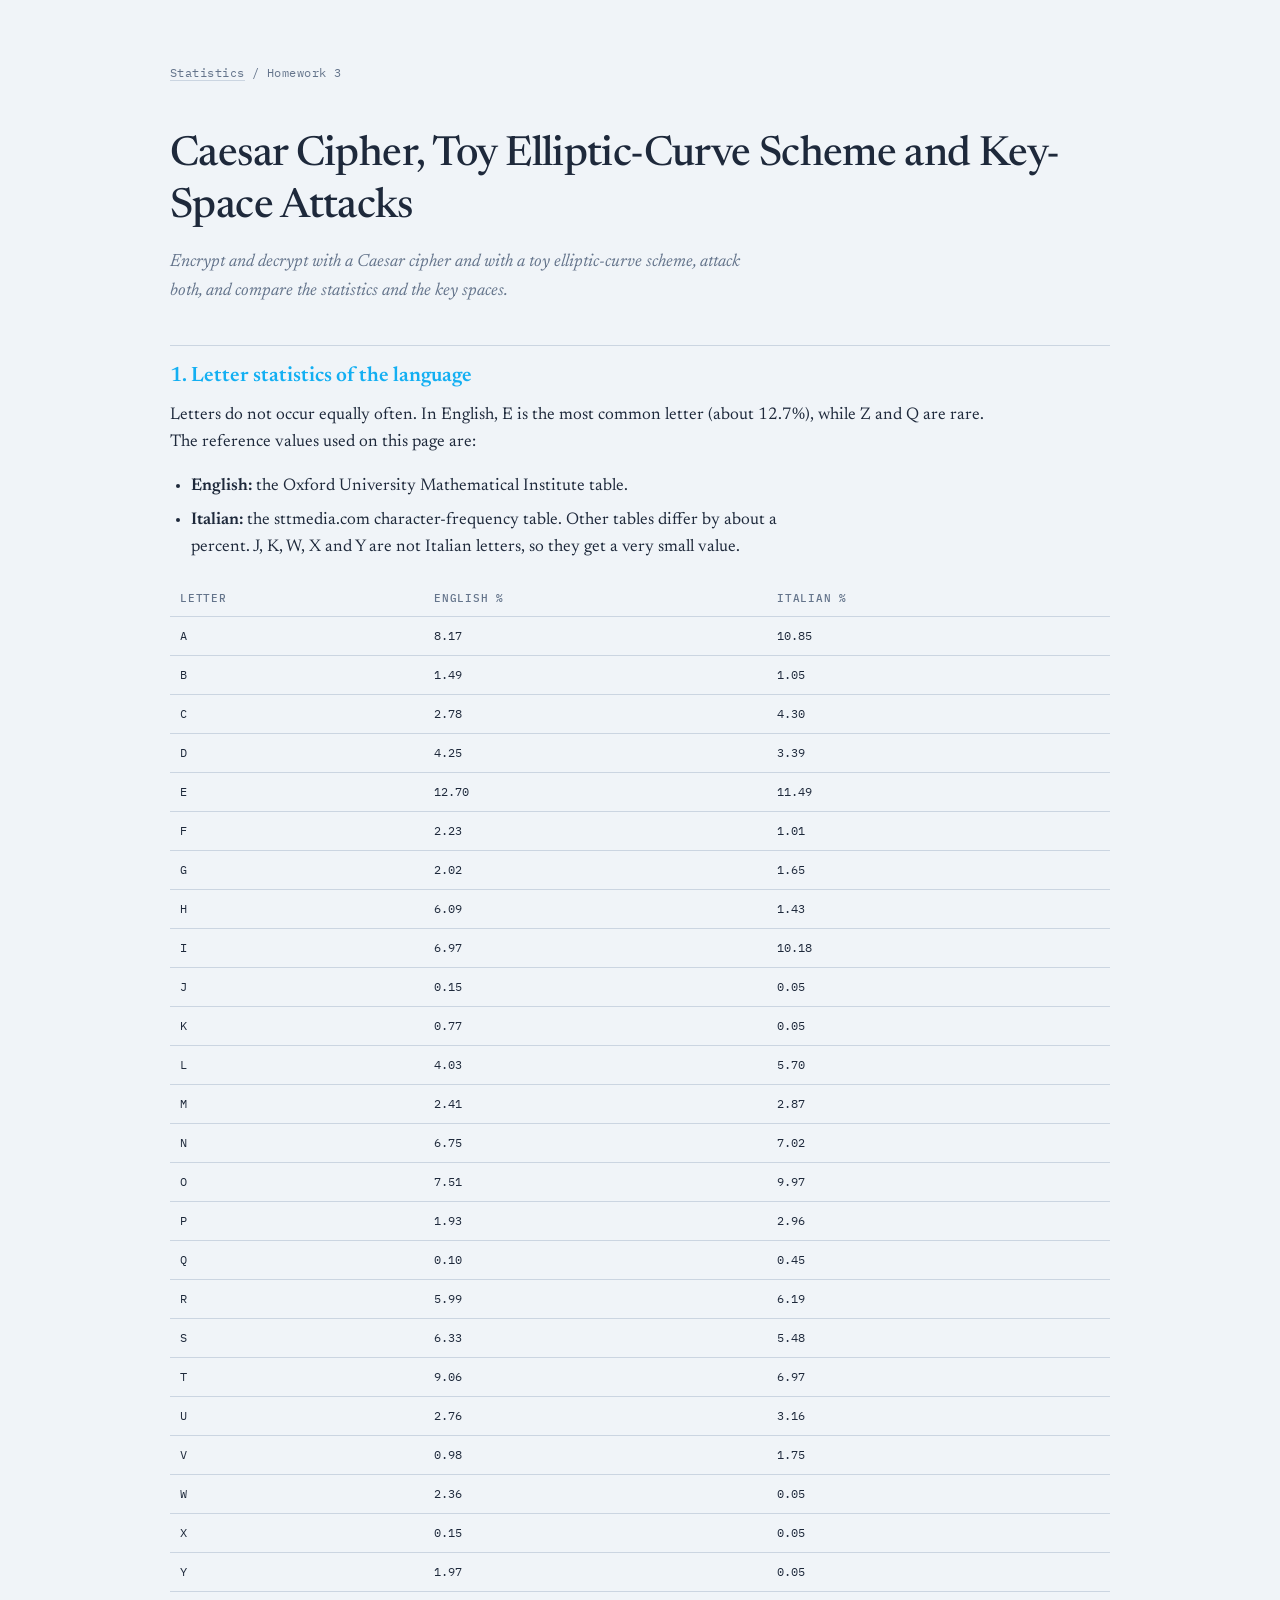
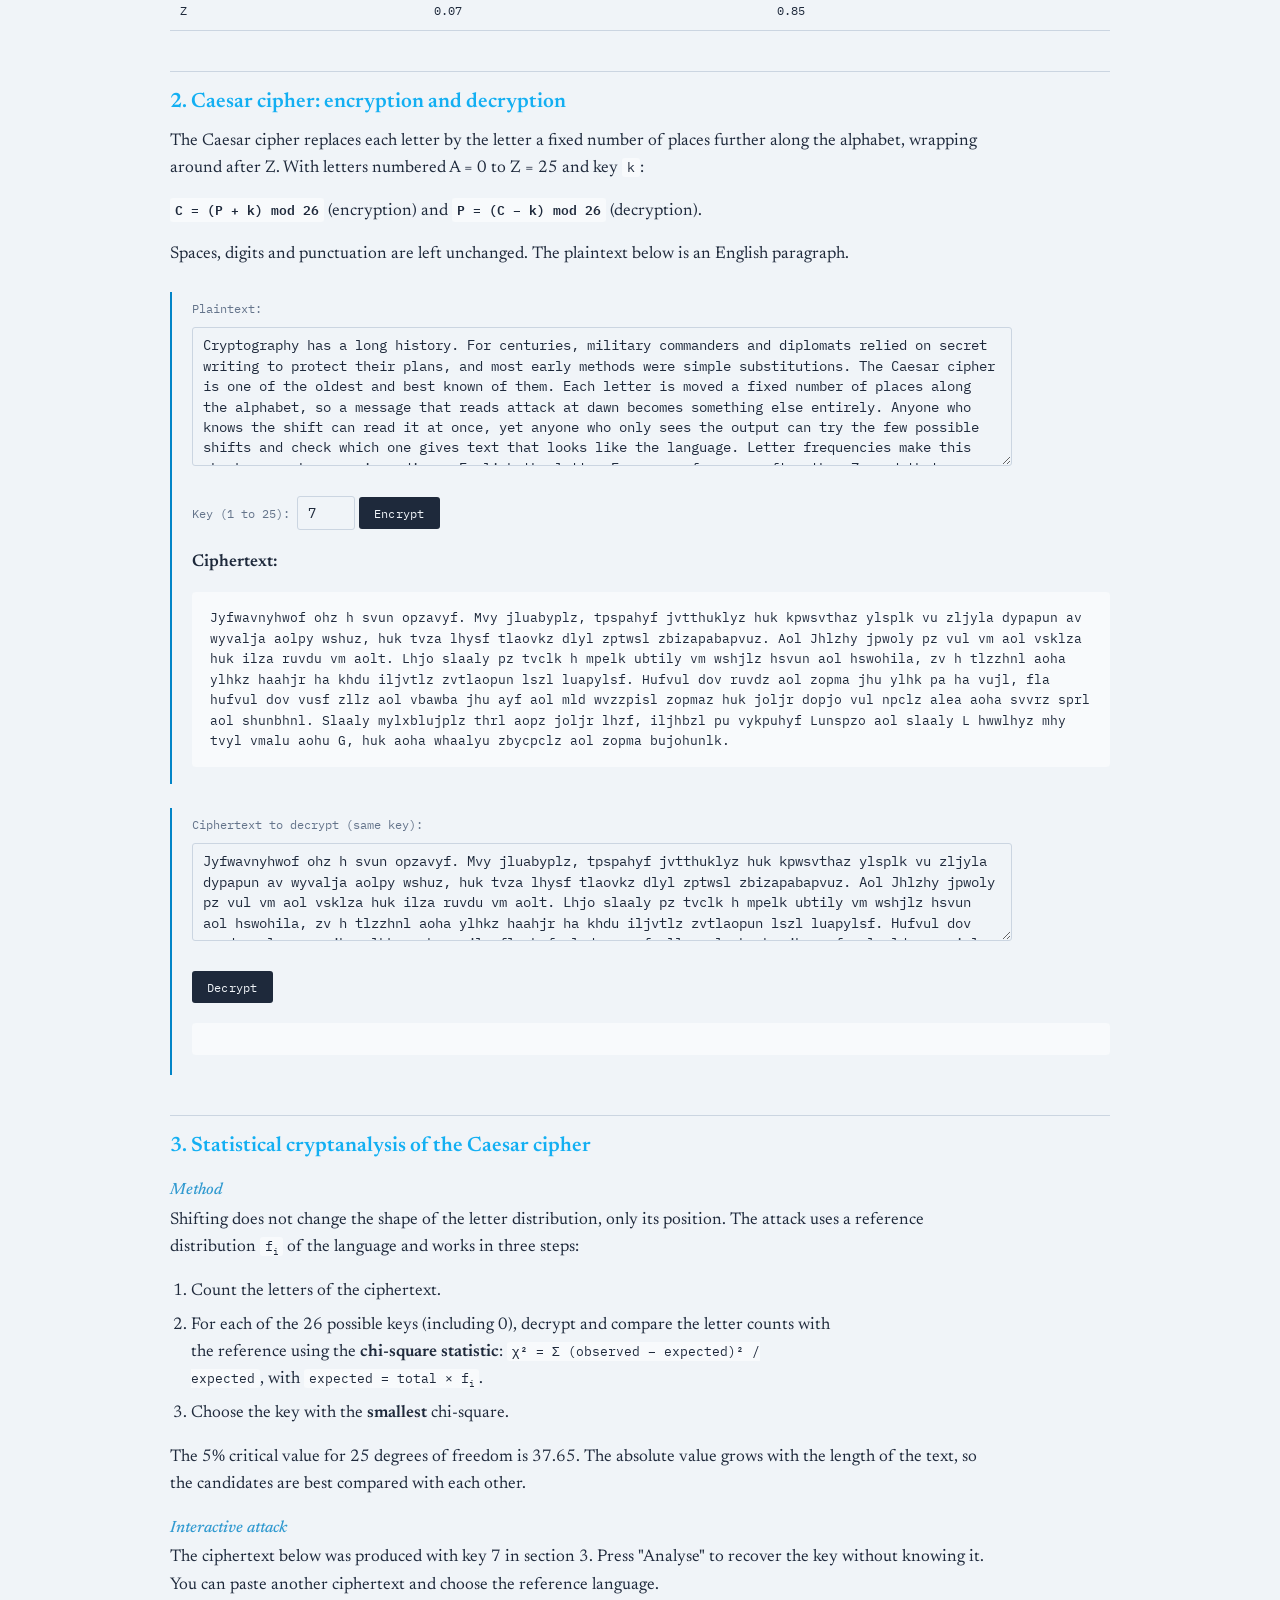
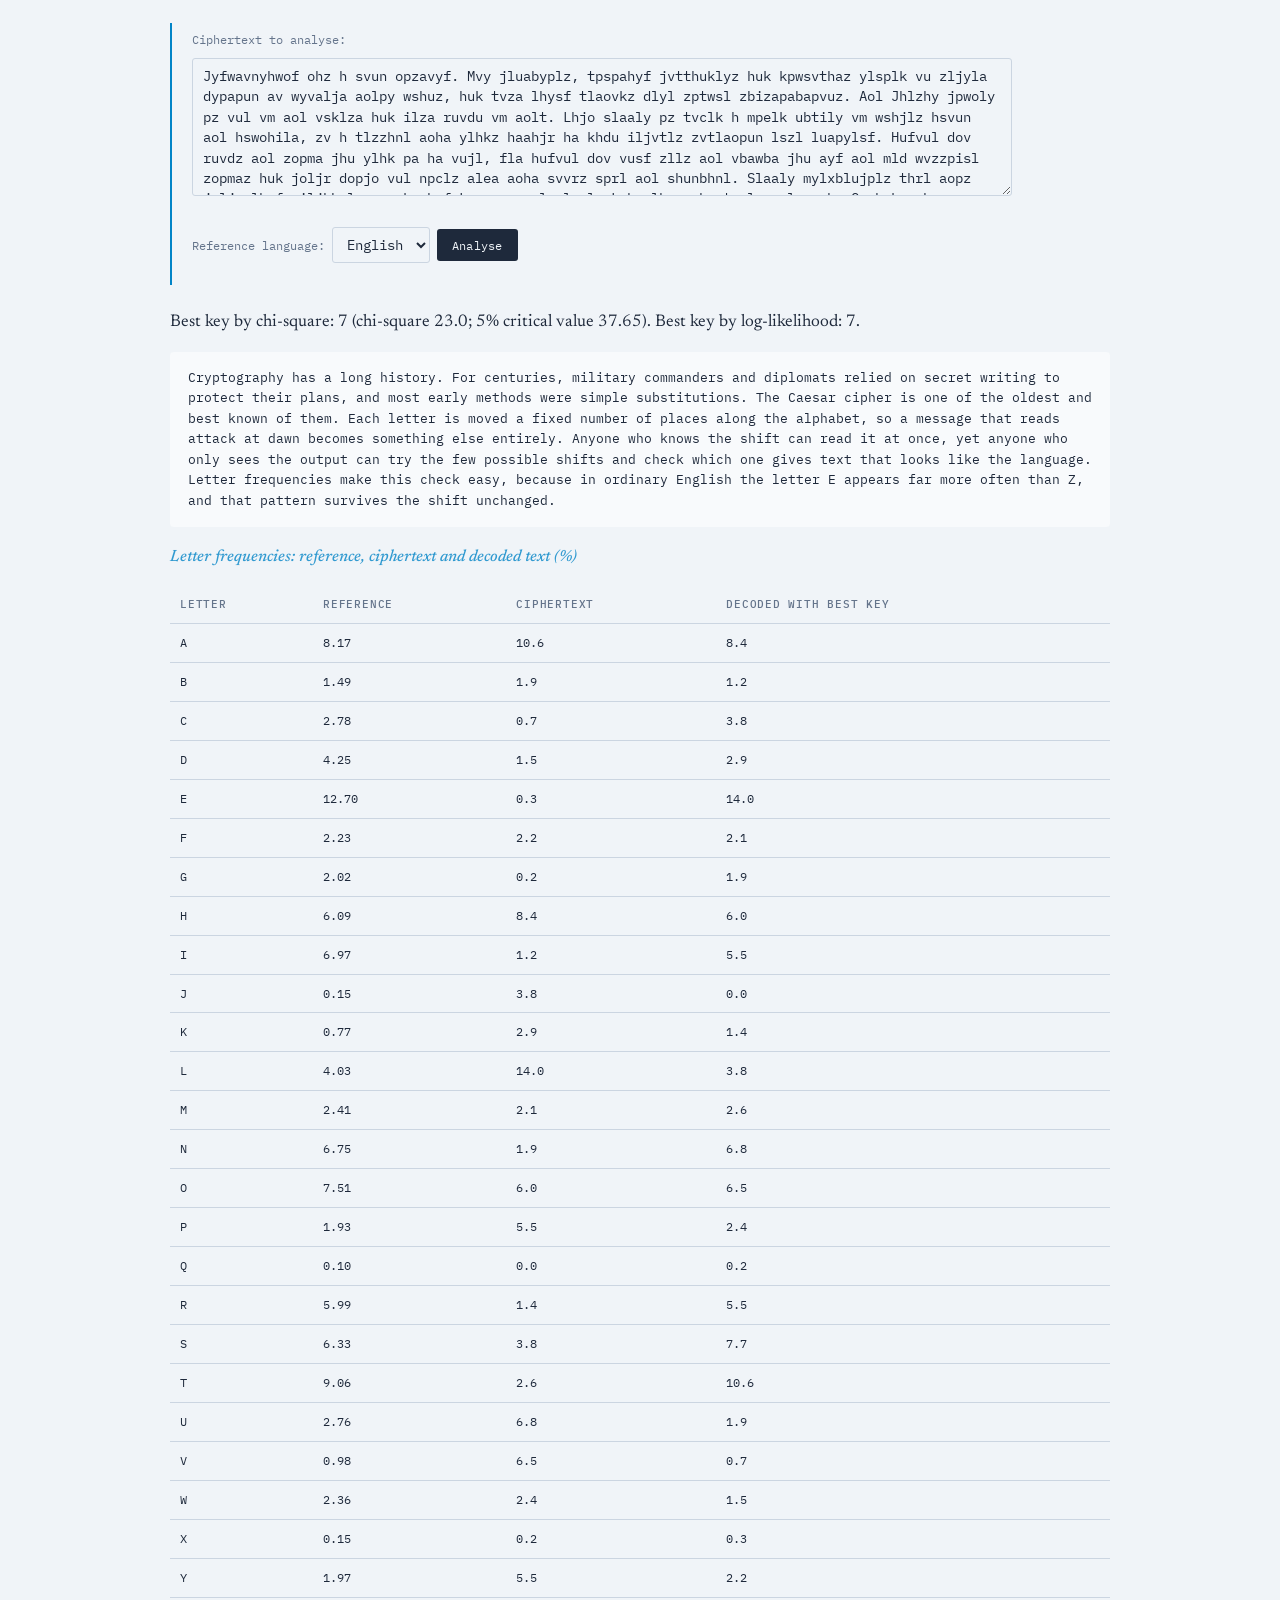
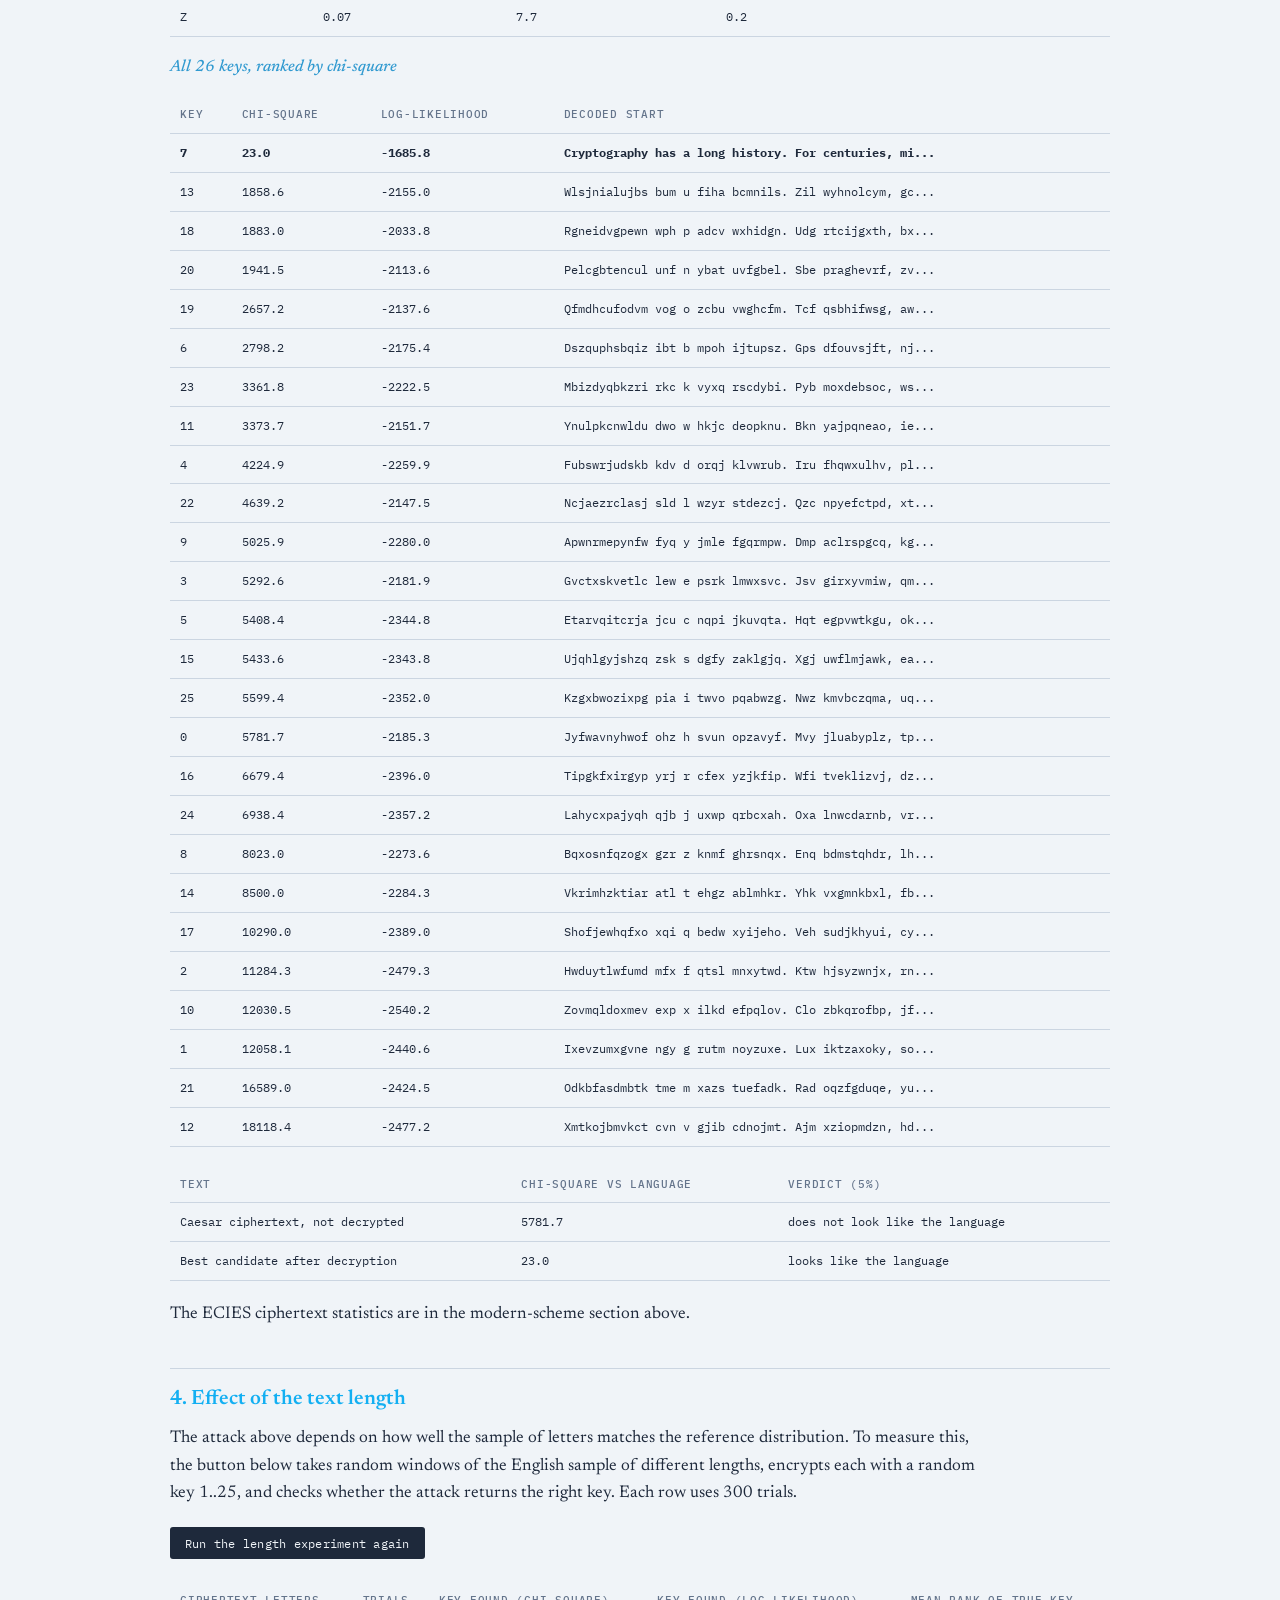
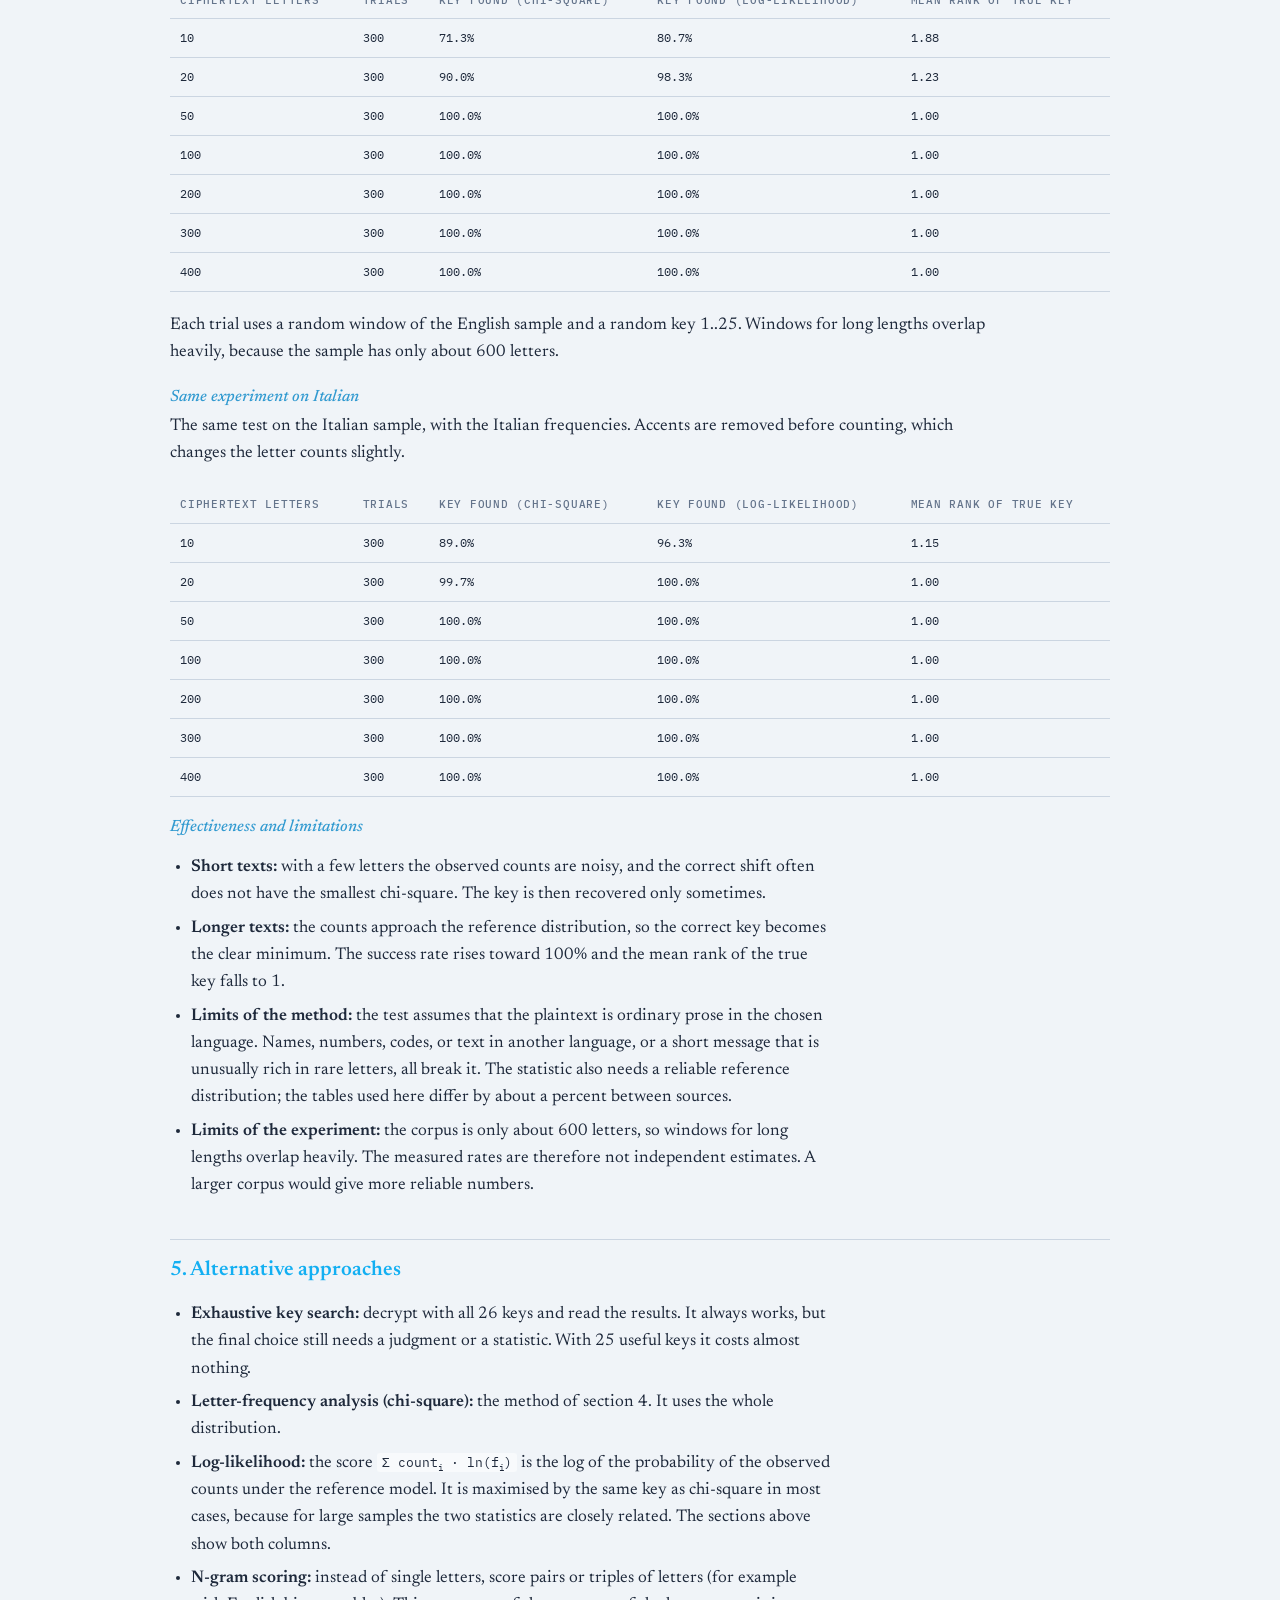
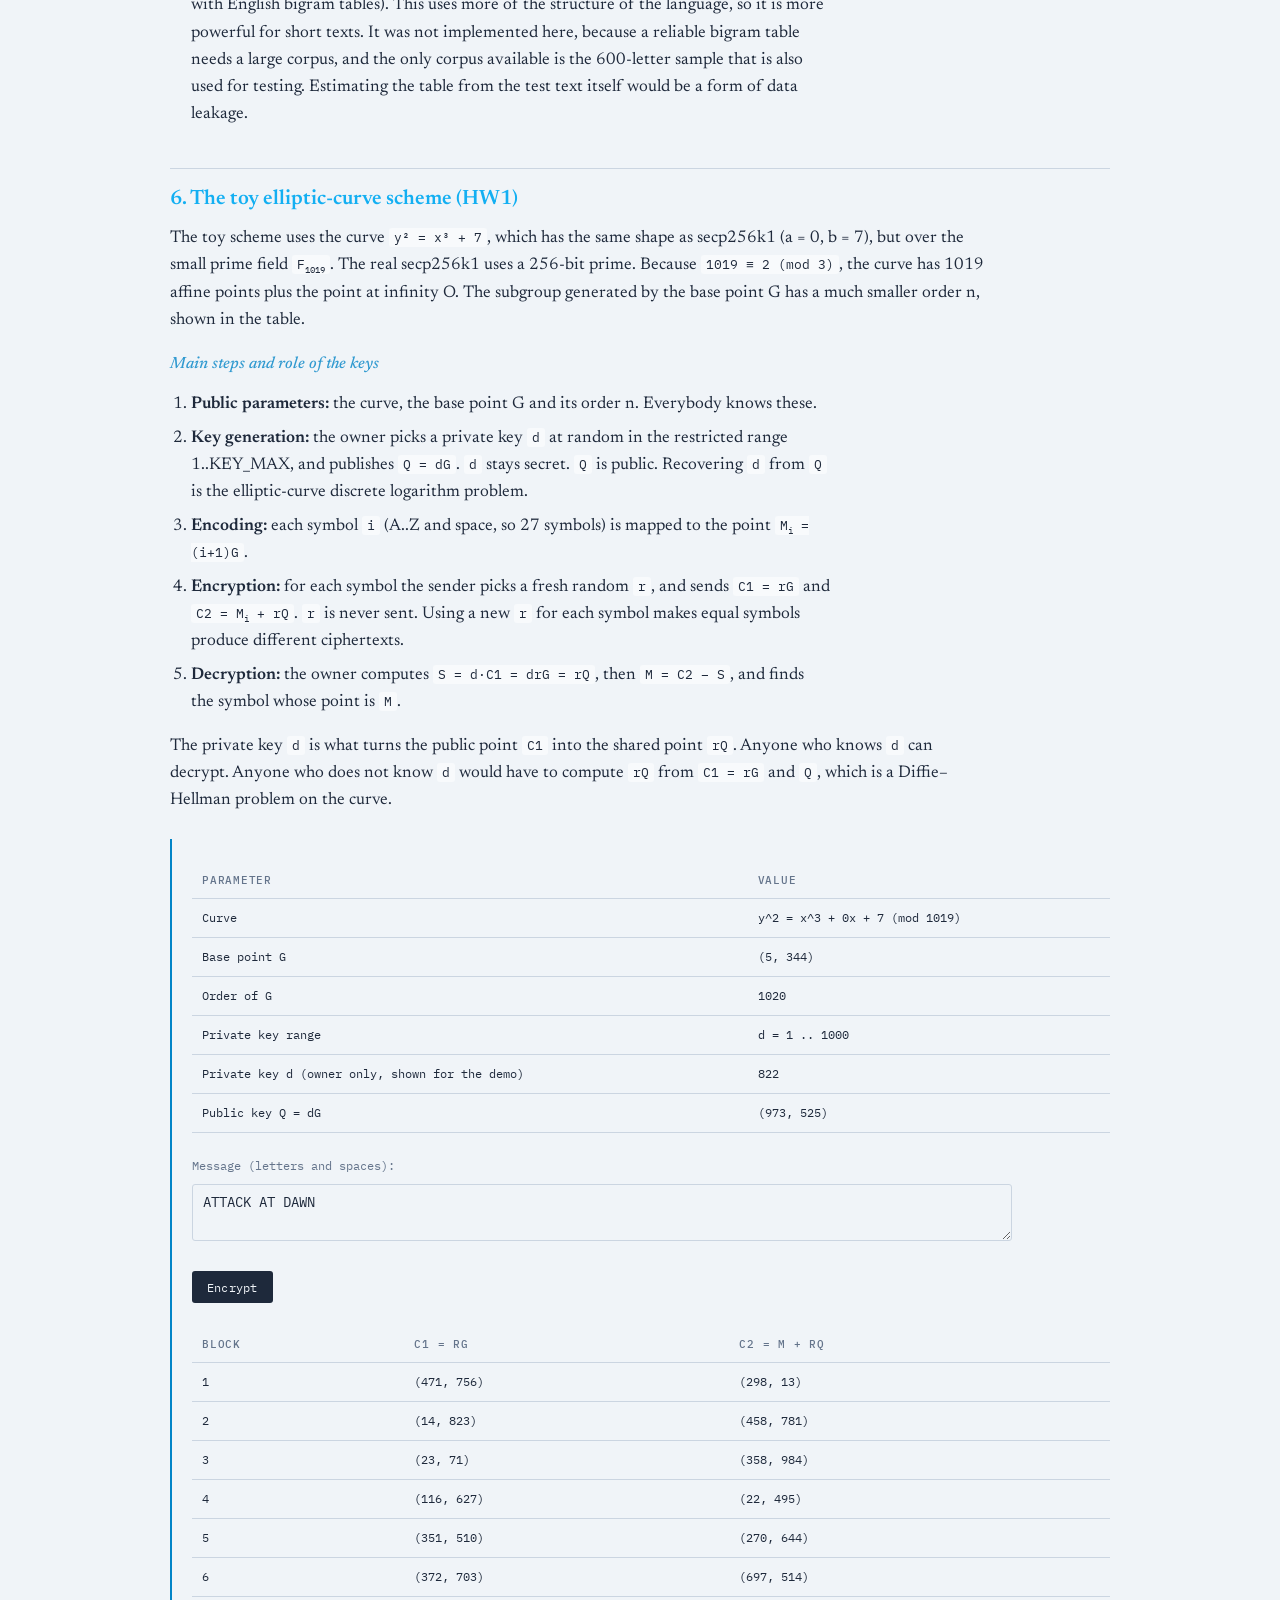
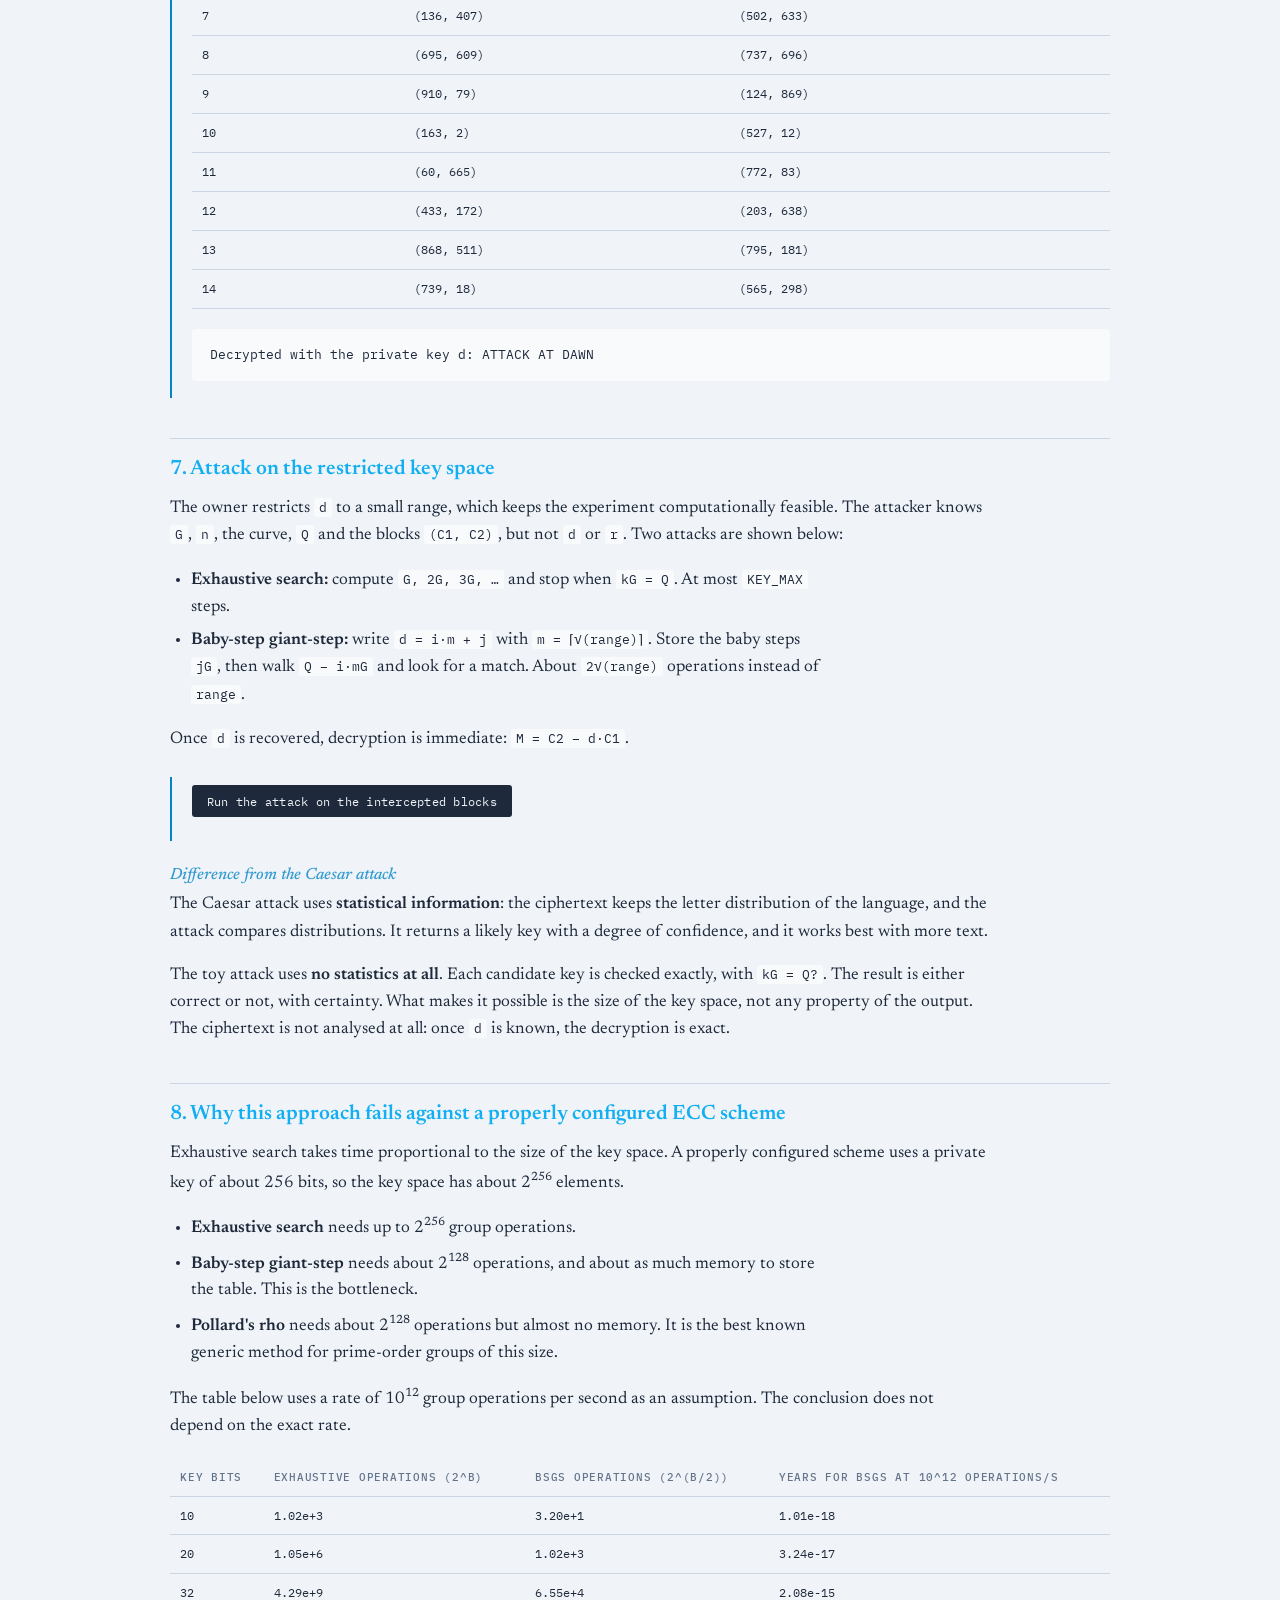
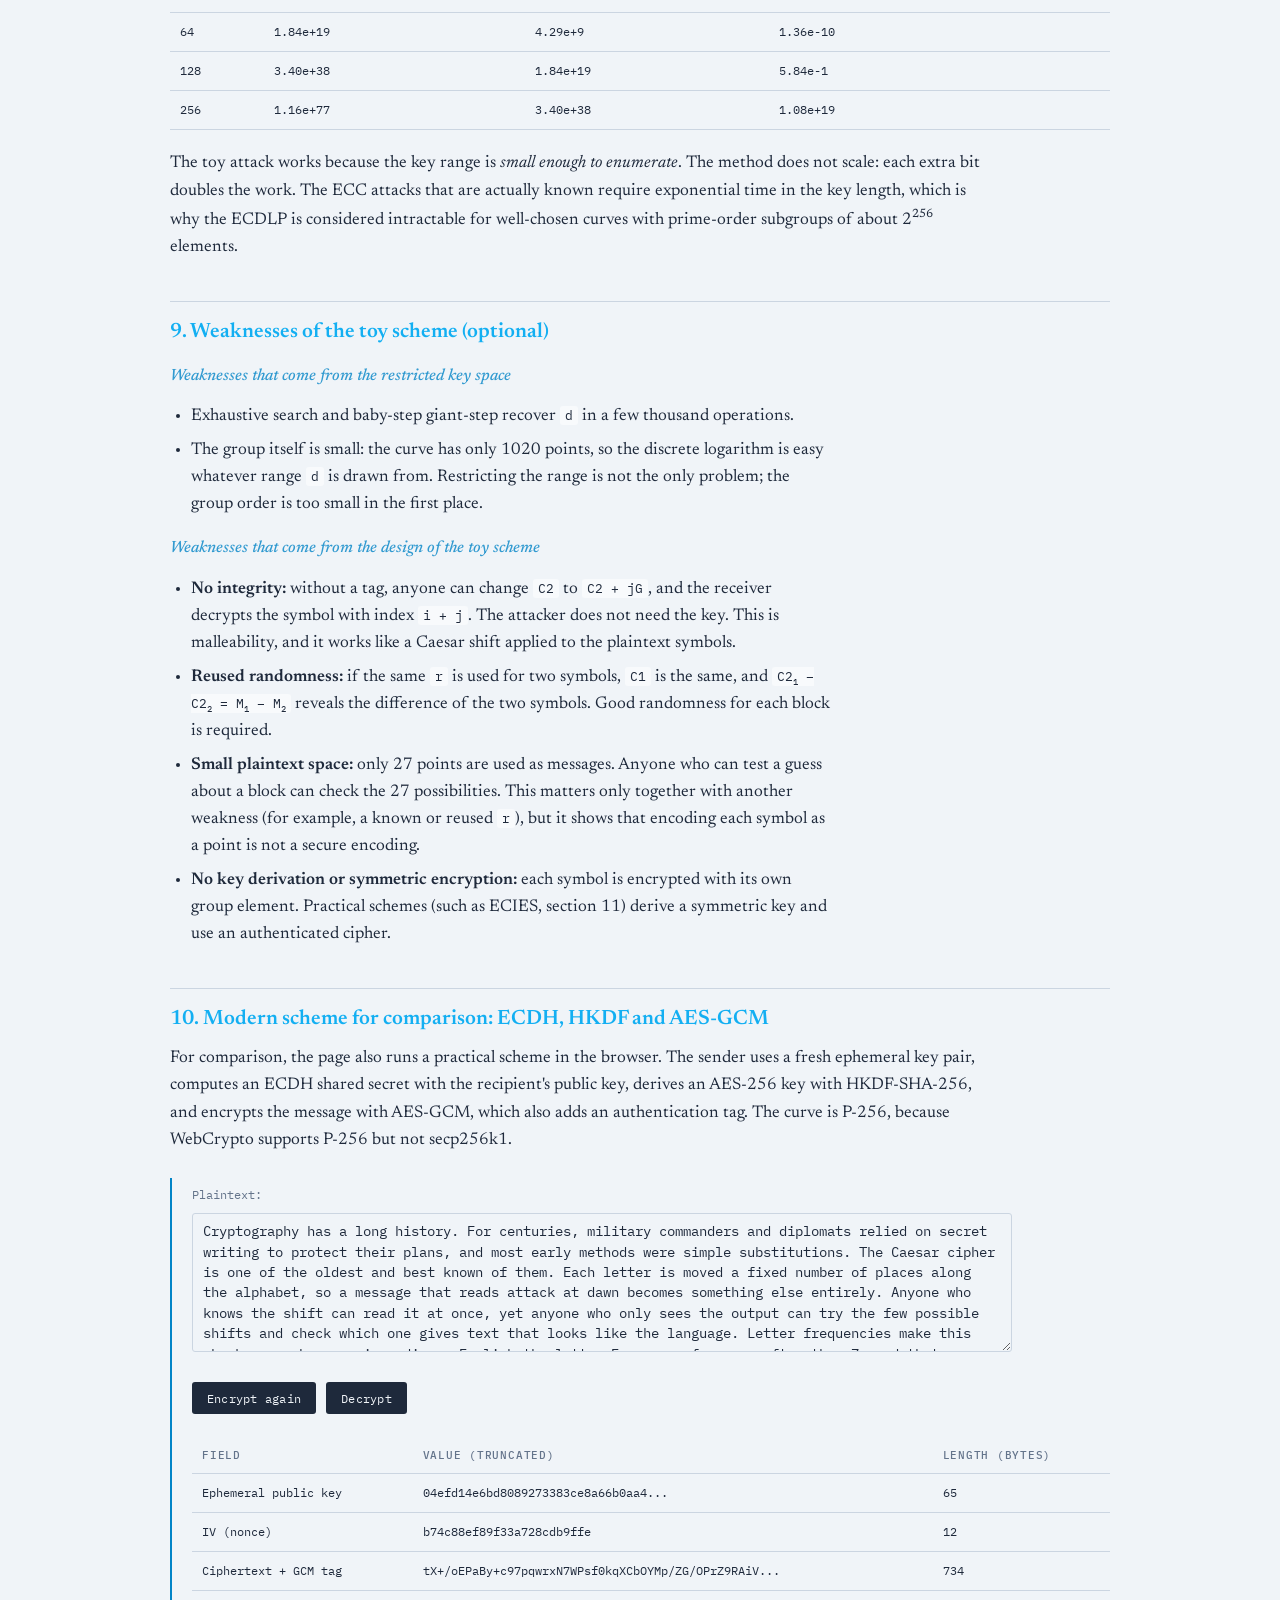
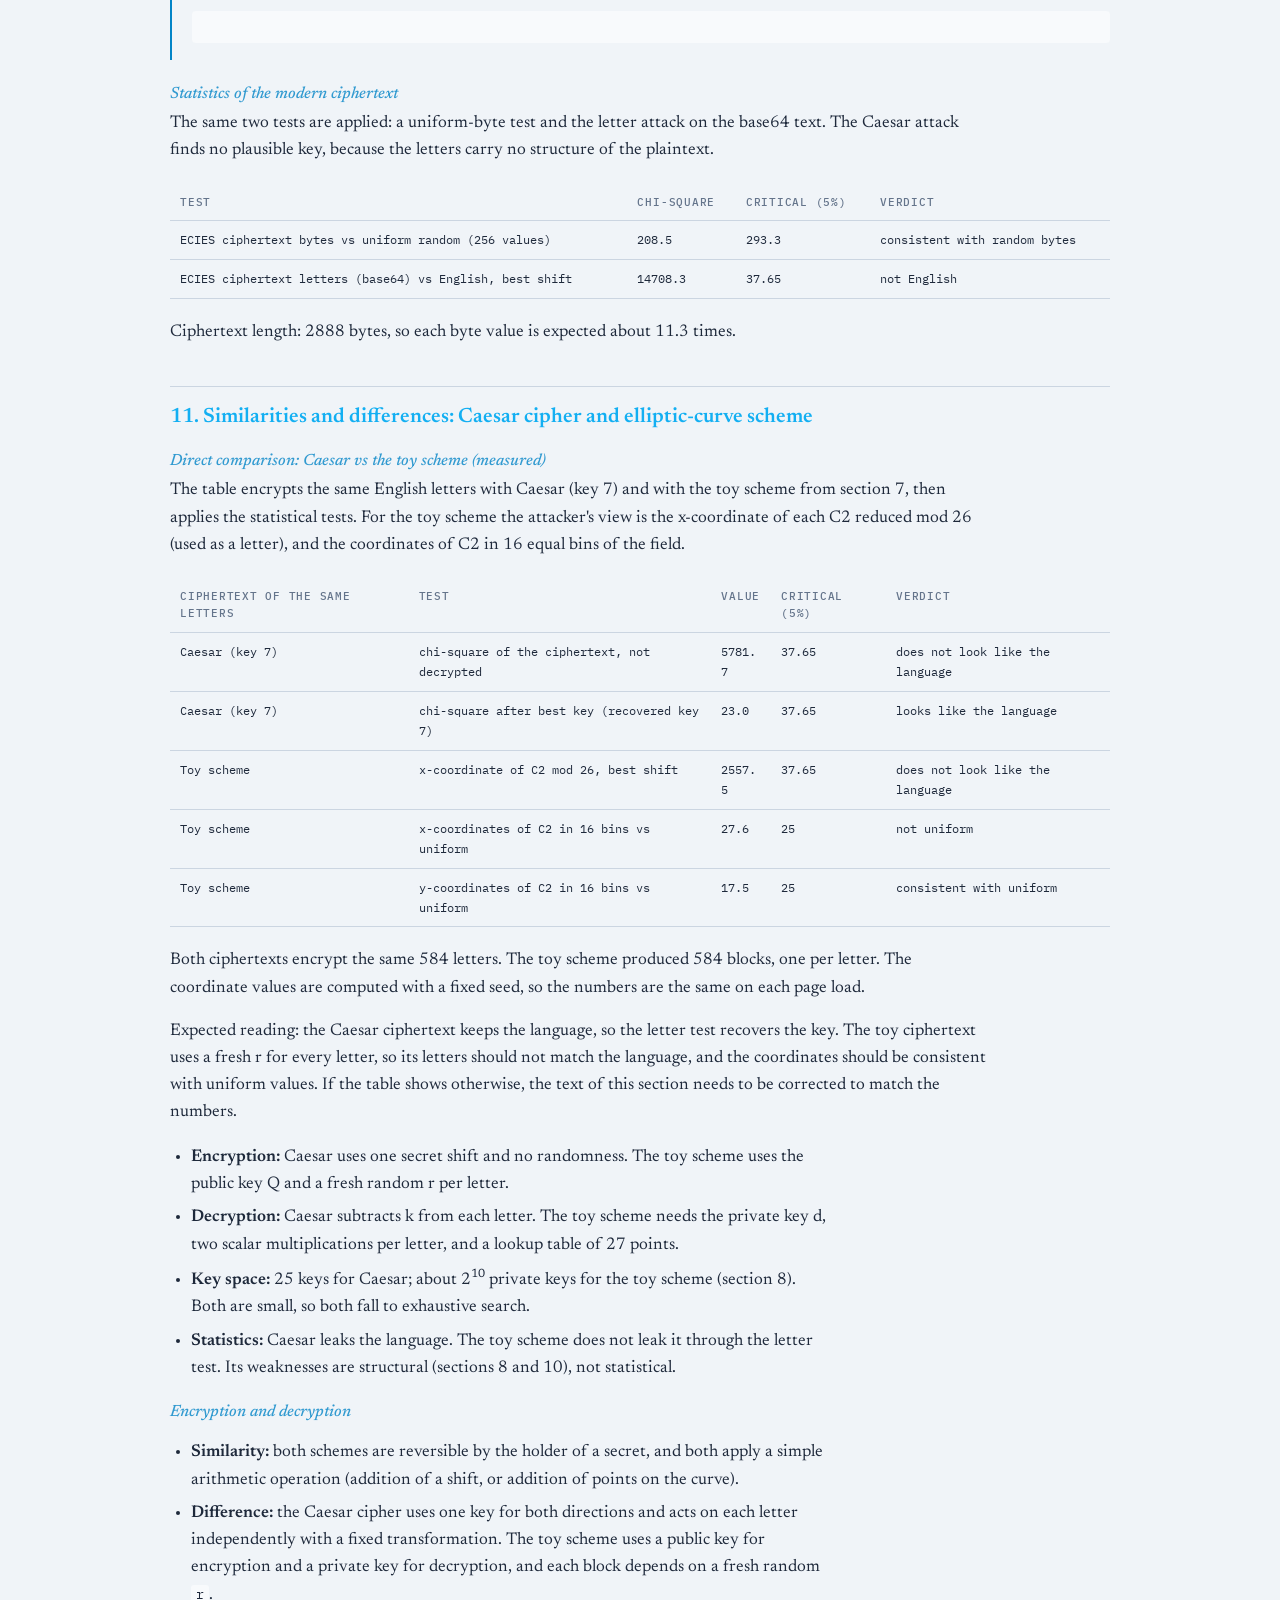
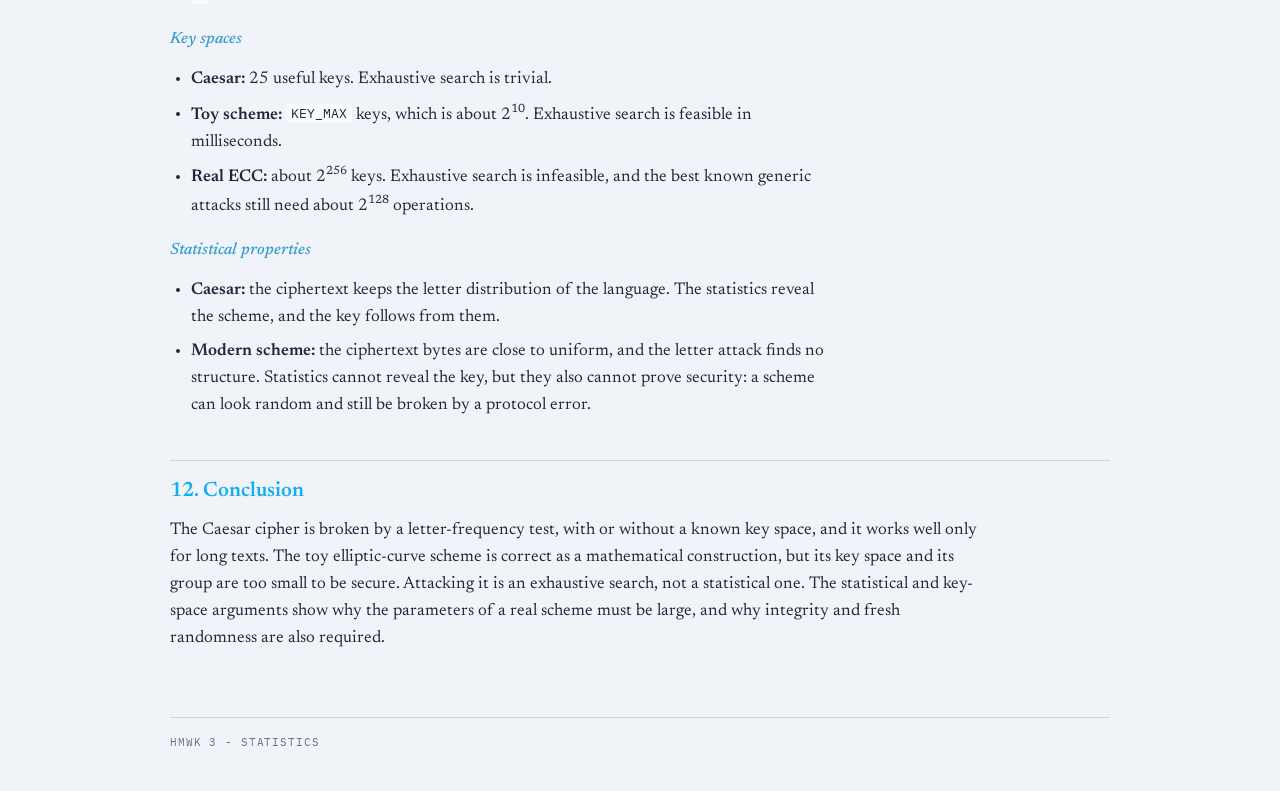
<file: statistics/hw3/index.html>
<!DOCTYPE html>
<html lang="en">
<head>
    <meta charset="UTF-8">
    <meta name="viewport" content="width=device-width, initial-scale=1.0">
    <title>HMWK 3 - Caesar Cipher, Toy Elliptic-Curve Scheme and Key-Space Attacks</title>
    <link rel="stylesheet" href="../statistics.css">
</head>
<body>
<main>
    <div class="breadcrumb"><a href="../index.html">Statistics</a> / Homework 3</div>

    <h1>Caesar Cipher, Toy Elliptic-Curve Scheme and Key-Space Attacks</h1>
    <p class="description">
        Encrypt and decrypt with a Caesar cipher and with a toy elliptic-curve scheme, attack both,
        and compare the statistics and the key spaces.
    </p>

    <!-- ===================================================================== -->

    <!-- ===================================================================== -->
    <section>
        <h2>1. Letter statistics of the language</h2>
        <p>
            Letters do not occur equally often. In English, E is the most common letter (about 12.7%), while Z and Q
            are rare. The reference values used on this page are:
        </p>
        <ul>
            <li><strong>English:</strong> the Oxford University Mathematical Institute table.</li>
            <li><strong>Italian:</strong> the sttmedia.com character-frequency table. Other tables differ by about a percent.
                J, K, W, X and Y are not Italian letters, so they get a very small value.</li>
        </ul>
        <div id="reference"></div>
    </section>

    <!-- ===================================================================== -->
    <section>
        <h2>2. Caesar cipher: encryption and decryption</h2>
        <p>
            The Caesar cipher replaces each letter by the letter a fixed number of places further along the alphabet,
            wrapping around after Z. With letters numbered A = 0 to Z = 25 and key <code>k</code>:
        </p>
        <p><strong><code>C = (P + k) mod 26</code></strong> (encryption) and <strong><code>P = (C − k) mod 26</code></strong> (decryption).</p>
        <p>Spaces, digits and punctuation are left unchanged. The plaintext below is an English paragraph.</p>

        <div class="card">
            <p><label>Plaintext:<br>
                <textarea id="caesar-plain" rows="6" style="width:100%;font-family:inherit;"></textarea>
            </label></p>
            <p><label>Key (1 to 25): <input id="caesar-key" type="number" min="1" max="25"></label>
                <button id="caesar-encrypt">Encrypt</button></p>
            <p><strong>Ciphertext:</strong></p>
            <pre id="caesar-cipher-out" class="output"></pre>
        </div>

        <div class="card">
            <p><label>Ciphertext to decrypt (same key):<br>
                <textarea id="caesar-decrypt-in" rows="4" style="width:100%;font-family:inherit;"></textarea>
            </label></p>
            <p><button id="caesar-decrypt">Decrypt</button></p>
            <pre id="caesar-decrypt-out" class="output"></pre>
            <p id="caesar-roundtrip"></p>
        </div>
    </section>

    <!-- ===================================================================== -->
    <section>
        <h2>3. Statistical cryptanalysis of the Caesar cipher</h2>

        <h3>Method</h3>
        <p>
            Shifting does not change the shape of the letter distribution, only its position. The attack uses a
            reference distribution <code>f<sub>i</sub></code> of the language and works in three steps:
        </p>
        <ol>
            <li>Count the letters of the ciphertext.</li>
            <li>For each of the 26 possible keys (including 0), decrypt and compare the letter counts with the reference
                using the <strong>chi-square statistic</strong>:
                <code>χ² = Σ (observed − expected)² / expected</code>, with <code>expected = total × f<sub>i</sub></code>.</li>
            <li>Choose the key with the <strong>smallest</strong> chi-square.</li>
        </ol>
        <p>
            The 5% critical value for 25 degrees of freedom is 37.65. The absolute value grows with the length of the text,
            so the candidates are best compared with each other.
        </p>

        <h3>Interactive attack</h3>
        <p>
            The ciphertext below was produced with key 7 in section 3. Press "Analyse" to recover the key without knowing it.
            You can paste another ciphertext and choose the reference language.
        </p>
        <div class="card">
            <p><label>Ciphertext to analyse:<br>
                <textarea id="caesar-cipher-in" rows="6" style="width:100%;font-family:inherit;"></textarea>
            </label></p>
            <p><label>Reference language:
                <select id="caesar-lang">
                    <option value="english">English</option>
                    <option value="italian">Italian</option>
                </select>
            </label>
            <button id="caesar-analyse">Analyse</button></p>
        </div>
        <div id="caesar-result"></div>
        <div id="compare"></div>
    </section>

    <!-- ===================================================================== -->
    <section>
        <h2>4. Effect of the text length</h2>
        <p>
            The attack above depends on how well the sample of letters matches the reference distribution. To measure this,
            the button below takes random windows of the English sample of different lengths, encrypts each with a random
            key 1..25, and checks whether the attack returns the right key. Each row uses 300 trials.
        </p>
        <p><button id="caesar-length">Run the length experiment again</button></p>
        <div id="caesar-length-out"></div>

        <h3>Same experiment on Italian</h3>
        <p>
            The same test on the Italian sample, with the Italian frequencies. Accents are removed before counting, which changes the letter counts slightly.
        </p>
        <div id="caesar-length-it"></div>

        <h3>Effectiveness and limitations</h3>
        <ul>
            <li><strong>Short texts:</strong> with a few letters the observed counts are noisy, and the correct shift often
                does not have the smallest chi-square. The key is then recovered only sometimes.</li>
            <li><strong>Longer texts:</strong> the counts approach the reference distribution, so the correct key becomes
                the clear minimum. The success rate rises toward 100% and the mean rank of the true key falls to 1.</li>
            <li><strong>Limits of the method:</strong> the test assumes that the plaintext is ordinary prose in the chosen language.
                Names, numbers, codes, or text in another language, or a short message that is unusually rich in rare letters,
                all break it. The statistic also needs a reliable reference distribution; the tables used here differ by about a percent between sources.</li>
            <li><strong>Limits of the experiment:</strong> the corpus is only about 600 letters, so windows for long lengths overlap heavily.
                The measured rates are therefore not independent estimates. A larger corpus would give more reliable numbers.</li>
        </ul>
    </section>

    <!-- ===================================================================== -->
    <section>
        <h2>5. Alternative approaches</h2>
        <ul>
            <li><strong>Exhaustive key search:</strong> decrypt with all 26 keys and read the results. It always works, but the final choice
                still needs a judgment or a statistic. With 25 useful keys it costs almost nothing.</li>
            <li><strong>Letter-frequency analysis (chi-square):</strong> the method of section 4. It uses the whole distribution.</li>
            <li><strong>Log-likelihood:</strong> the score <code>Σ count<sub>i</sub> · ln(f<sub>i</sub>)</code> is the log of the probability of the observed counts under the reference model. It
                is maximised by the same key as chi-square in most cases, because for large samples the two statistics are closely related.
                The sections above show both columns.</li>
            <li><strong>N-gram scoring:</strong> instead of single letters, score pairs or triples of letters (for example with English bigram tables).
                This uses more of the structure of the language, so it is more powerful for short texts. It was not implemented here, because a reliable bigram table
                needs a large corpus, and the only corpus available is the 600-letter sample that is also used for testing. Estimating the table from the test text itself would be a form of data leakage.</li>
        </ul>
    </section>

    <!-- ===================================================================== -->
    <section>
        <h2>6. The toy elliptic-curve scheme (HW1)</h2>
        <p>
            The toy scheme uses the curve <code>y² = x³ + 7</code>, which has the same shape as secp256k1 (a = 0, b = 7),
            but over the small prime field <code>F<sub>1019</sub></code>. The real secp256k1 uses a 256-bit prime. Because
            <code>1019 ≡ 2 (mod 3)</code>, the curve has 1019 affine points plus the point at infinity O. The subgroup generated by the base point G
            has a much smaller order n, shown in the table.
        </p>

        <h3>Main steps and role of the keys</h3>
        <ol>
            <li><strong>Public parameters:</strong> the curve, the base point G and its order n. Everybody knows these.</li>
            <li><strong>Key generation:</strong> the owner picks a private key <code>d</code> at random in the restricted range 1..KEY_MAX, and publishes <code>Q = dG</code>.
                <code>d</code> stays secret. <code>Q</code> is public. Recovering <code>d</code> from <code>Q</code> is the elliptic-curve discrete logarithm problem.</li>
            <li><strong>Encoding:</strong> each symbol <code>i</code> (A..Z and space, so 27 symbols) is mapped to the point <code>M<sub>i</sub> = (i+1)G</code>.</li>
            <li><strong>Encryption:</strong> for each symbol the sender picks a fresh random <code>r</code>, and sends <code>C1 = rG</code> and <code>C2 = M<sub>i</sub> + rQ</code>.
                <code>r</code> is never sent. Using a new <code>r</code> for each symbol makes equal symbols produce different ciphertexts.</li>
            <li><strong>Decryption:</strong> the owner computes <code>S = d·C1 = drG = rQ</code>, then <code>M = C2 − S</code>, and finds the symbol whose point is <code>M</code>.</li>
        </ol>
        <p>
            The private key <code>d</code> is what turns the public point <code>C1</code> into the shared point <code>rQ</code>. Anyone who knows <code>d</code>
            can decrypt. Anyone who does not know <code>d</code> would have to compute <code>rQ</code> from <code>C1 = rG</code> and <code>Q</code>, which is a Diffie–Hellman problem on the curve.
        </p>

        <div class="card">
            <div id="toy-setup"></div>
            <p><label>Message (letters and spaces):<br>
                <textarea id="toy-plain" rows="2" style="width:100%;font-family:inherit;"></textarea>
            </label></p>
            <p><button id="toy-encrypt">Encrypt</button></p>
            <div id="toy-cipher"></div>
            <pre id="toy-decrypt-out" class="output"></pre>
        </div>
    </section>

    <!-- ===================================================================== -->
    <section>
        <h2>7. Attack on the restricted key space</h2>
        <p>
            The owner restricts <code>d</code> to a small range, which keeps the experiment computationally feasible. The attacker knows
            <code>G</code>, <code>n</code>, the curve, <code>Q</code> and the blocks <code>(C1, C2)</code>, but not <code>d</code> or <code>r</code>.
            Two attacks are shown below:
        </p>
        <ul>
            <li><strong>Exhaustive search:</strong> compute <code>G, 2G, 3G, …</code> and stop when <code>kG = Q</code>. At most <code>KEY_MAX</code> steps.</li>
            <li><strong>Baby-step giant-step:</strong> write <code>d = i·m + j</code> with <code>m = ⌈√(range)⌉</code>. Store the baby steps <code>jG</code>,
                then walk <code>Q − i·mG</code> and look for a match. About <code>2√(range)</code> operations instead of <code>range</code>.</li>
        </ul>
        <p>
            Once <code>d</code> is recovered, decryption is immediate: <code>M = C2 − d·C1</code>.
        </p>
        <div class="card">
            <p><button id="toy-attack">Run the attack on the intercepted blocks</button></p>
            <div id="toy-attack-out"></div>
        </div>

        <h3>Difference from the Caesar attack</h3>
        <p>
            The Caesar attack uses <strong>statistical information</strong>: the ciphertext keeps the letter distribution of the language, and
            the attack compares distributions. It returns a likely key with a degree of confidence, and it works best with more text.
        </p>
        <p>
            The toy attack uses <strong>no statistics at all</strong>. Each candidate key is checked exactly, with <code>kG = Q?</code>. The result is either correct
            or not, with certainty. What makes it possible is the size of the key space, not any property of the output. The ciphertext
            is not analysed at all: once <code>d</code> is known, the decryption is exact.
        </p>
    </section>

    <!-- ===================================================================== -->
    <section>
        <h2>8. Why this approach fails against a properly configured ECC scheme</h2>
        <p>
            Exhaustive search takes time proportional to the size of the key space. A properly configured scheme uses a private key of about 256 bits,
            so the key space has about 2<sup>256</sup> elements.
        </p>
        <ul>
            <li><strong>Exhaustive search</strong> needs up to 2<sup>256</sup> group operations.</li>
            <li><strong>Baby-step giant-step</strong> needs about 2<sup>128</sup> operations, and about as much memory to store the table. This is the bottleneck.</li>
            <li><strong>Pollard's rho</strong> needs about 2<sup>128</sup> operations but almost no memory. It is the best known generic method for prime-order groups of this size.</li>
        </ul>
        <p>
            The table below uses a rate of 10<sup>12</sup> group operations per second as an assumption. The conclusion does not depend on the exact rate.
        </p>
        <div id="feasibility"></div>
        <p>
            The toy attack works because the key range is <em>small enough to enumerate</em>. The method does not scale: each extra bit doubles the work.
            The ECC attacks that are actually known require exponential time in the key length, which is why the ECDLP is considered intractable for well-chosen curves
            with prime-order subgroups of about 2<sup>256</sup> elements.
        </p>
    </section>

    <!-- ===================================================================== -->
    <section>
        <h2>9. Weaknesses of the toy scheme (optional)</h2>

        <h3>Weaknesses that come from the restricted key space</h3>
        <ul>
            <li>Exhaustive search and baby-step giant-step recover <code>d</code> in a few thousand operations.</li>
            <li>The group itself is small: the curve has only 1020 points, so the discrete logarithm is easy whatever range <code>d</code> is drawn from.
                Restricting the range is not the only problem; the group order is too small in the first place.</li>
        </ul>

        <h3>Weaknesses that come from the design of the toy scheme</h3>
        <ul>
            <li><strong>No integrity:</strong> without a tag, anyone can change <code>C2</code> to <code>C2 + jG</code>, and the receiver decrypts the symbol with index <code>i + j</code>.
                The attacker does not need the key. This is malleability, and it works like a Caesar shift applied to the plaintext symbols.</li>
            <li><strong>Reused randomness:</strong> if the same <code>r</code> is used for two symbols, <code>C1</code> is the same, and <code>C2<sub>1</sub> − C2<sub>2</sub> = M<sub>1</sub> − M<sub>2</sub></code>
                reveals the difference of the two symbols. Good randomness for each block is required.</li>
            <li><strong>Small plaintext space:</strong> only 27 points are used as messages. Anyone who can test a guess about a block can check the 27 possibilities.
                This matters only together with another weakness (for example, a known or reused <code>r</code>), but it shows that encoding each symbol as a point is not a secure encoding.</li>
            <li><strong>No key derivation or symmetric encryption:</strong> each symbol is encrypted with its own group element. Practical schemes (such as ECIES, section 11)
                derive a symmetric key and use an authenticated cipher.</li>
        </ul>
    </section>

    <!-- ===================================================================== -->
    <section>
        <h2>10. Modern scheme for comparison: ECDH, HKDF and AES-GCM</h2>
        <p>
            For comparison, the page also runs a practical scheme in the browser. The sender uses a fresh ephemeral key pair, computes an ECDH shared secret with the recipient's public key,
            derives an AES-256 key with HKDF-SHA-256, and encrypts the message with AES-GCM, which also adds an authentication tag.
            The curve is P-256, because WebCrypto supports P-256 but not secp256k1.
        </p>
        <div class="card">
            <p><label>Plaintext:<br>
                <textarea id="ecc-plain" rows="6" style="width:100%;font-family:inherit;"></textarea>
            </label></p>
            <p><button id="ecc-encrypt">Encrypt again</button>
               <button id="ecc-decrypt">Decrypt</button></p>
            <div id="ecc-out"></div>
            <pre id="ecc-decrypt-out" class="output"></pre>
        </div>
        <h3>Statistics of the modern ciphertext</h3>
        <p>
            The same two tests are applied: a uniform-byte test and the letter attack on the base64 text. The Caesar attack finds no plausible key,
            because the letters carry no structure of the plaintext.
        </p>
        <div id="ecc-stats"></div>
    </section>

    <!-- ===================================================================== -->
    <section>
        <h2>11. Similarities and differences: Caesar cipher and elliptic-curve scheme</h2>

        <h3>Direct comparison: Caesar vs the toy scheme (measured)</h3>
        <p>
            The table encrypts the same English letters with Caesar (key 7) and with the toy scheme from section 7, then applies the statistical tests.
            For the toy scheme the attacker's view is the x-coordinate of each C2 reduced mod 26 (used as a letter), and the coordinates of C2 in 16 equal bins of the field.
        </p>
        <div id="toy-stats"></div>
        <p>
            Expected reading: the Caesar ciphertext keeps the language, so the letter test recovers the key. The toy ciphertext uses a fresh r for every letter,
            so its letters should not match the language, and the coordinates should be consistent with uniform values. If the table shows otherwise,
            the text of this section needs to be corrected to match the numbers.
        </p>
        <ul>
            <li><strong>Encryption:</strong> Caesar uses one secret shift and no randomness. The toy scheme uses the public key Q and a fresh random r per letter.</li>
            <li><strong>Decryption:</strong> Caesar subtracts k from each letter. The toy scheme needs the private key d, two scalar multiplications per letter, and a lookup table of 27 points.</li>
            <li><strong>Key space:</strong> 25 keys for Caesar; about 2<sup>10</sup> private keys for the toy scheme (section 8). Both are small, so both fall to exhaustive search.</li>
            <li><strong>Statistics:</strong> Caesar leaks the language. The toy scheme does not leak it through the letter test. Its weaknesses are structural (sections 8 and 10), not statistical.</li>
        </ul>

        <h3>Encryption and decryption</h3>
        <ul>
            <li><strong>Similarity:</strong> both schemes are reversible by the holder of a secret, and both apply a simple arithmetic operation
                (addition of a shift, or addition of points on the curve).</li>
            <li><strong>Difference:</strong> the Caesar cipher uses one key for both directions and acts on each letter independently with a fixed transformation.
                The toy scheme uses a public key for encryption and a private key for decryption, and each block depends on a fresh random <code>r</code>.</li>
        </ul>

        <h3>Key spaces</h3>
        <ul>
            <li><strong>Caesar:</strong> 25 useful keys. Exhaustive search is trivial.</li>
            <li><strong>Toy scheme:</strong> <code>KEY_MAX</code> keys, which is about 2<sup>10</sup>. Exhaustive search is feasible in milliseconds.</li>
            <li><strong>Real ECC:</strong> about 2<sup>256</sup> keys. Exhaustive search is infeasible, and the best known generic attacks still need about 2<sup>128</sup> operations.</li>
        </ul>

        <h3>Statistical properties</h3>
        <ul>
            <li><strong>Caesar:</strong> the ciphertext keeps the letter distribution of the language. The statistics reveal the scheme, and the key follows from them.</li>
            <li><strong>Modern scheme:</strong> the ciphertext bytes are close to uniform, and the letter attack finds no structure. Statistics cannot reveal the key,
                but they also cannot prove security: a scheme can look random and still be broken by a protocol error.</li>
        </ul>
    </section>

    <!-- ===================================================================== -->
    <section>
        <h2>12. Conclusion</h2>
        <p>
            The Caesar cipher is broken by a letter-frequency test, with or without a known key space, and it works well only for long texts.
            The toy elliptic-curve scheme is correct as a mathematical construction, but its key space and its group are too small to be secure.
            Attacking it is an exhaustive search, not a statistical one. The statistical and key-space arguments show why the parameters of a real
            scheme must be large, and why integrity and fresh randomness are also required.
        </p>
    </section>

    <footer>HMWK 3 - Statistics</footer>
</main>

<script type="module" src="hw3.js"></script>
</body>
</html>
</file>
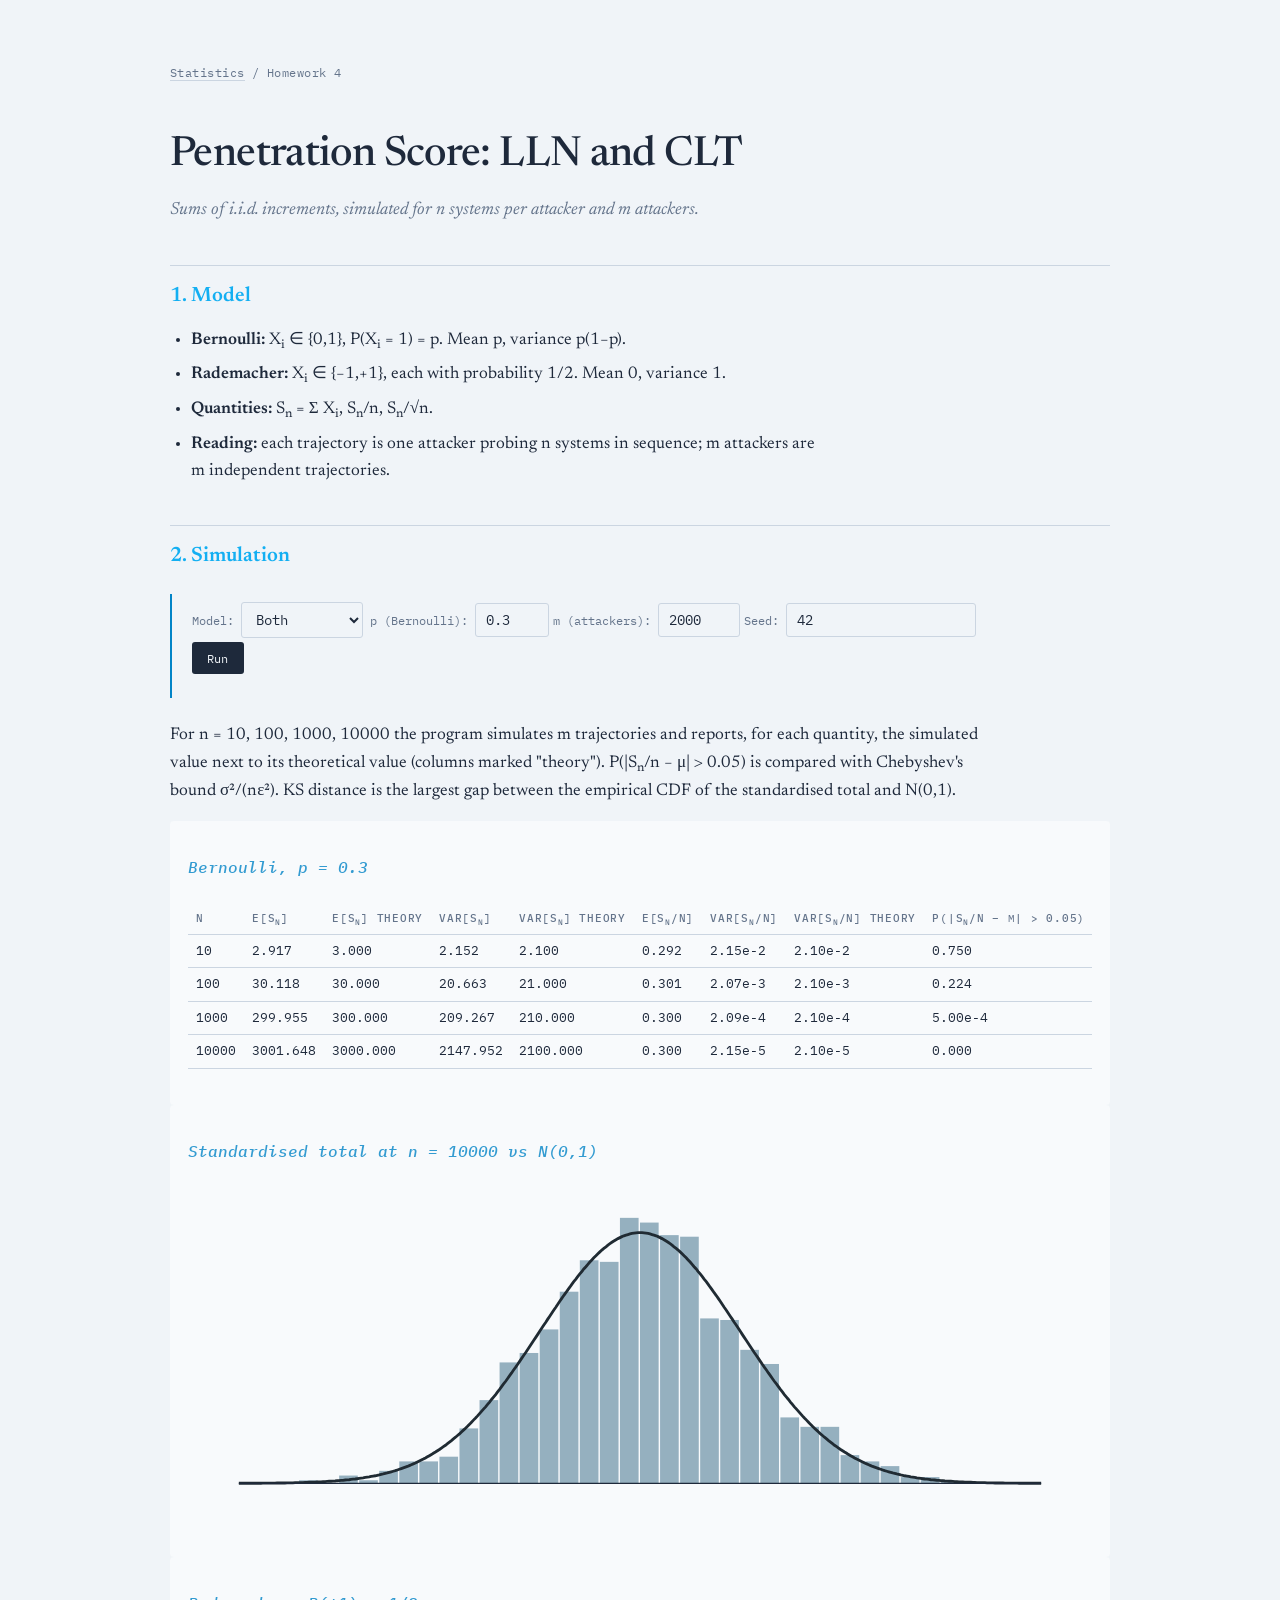
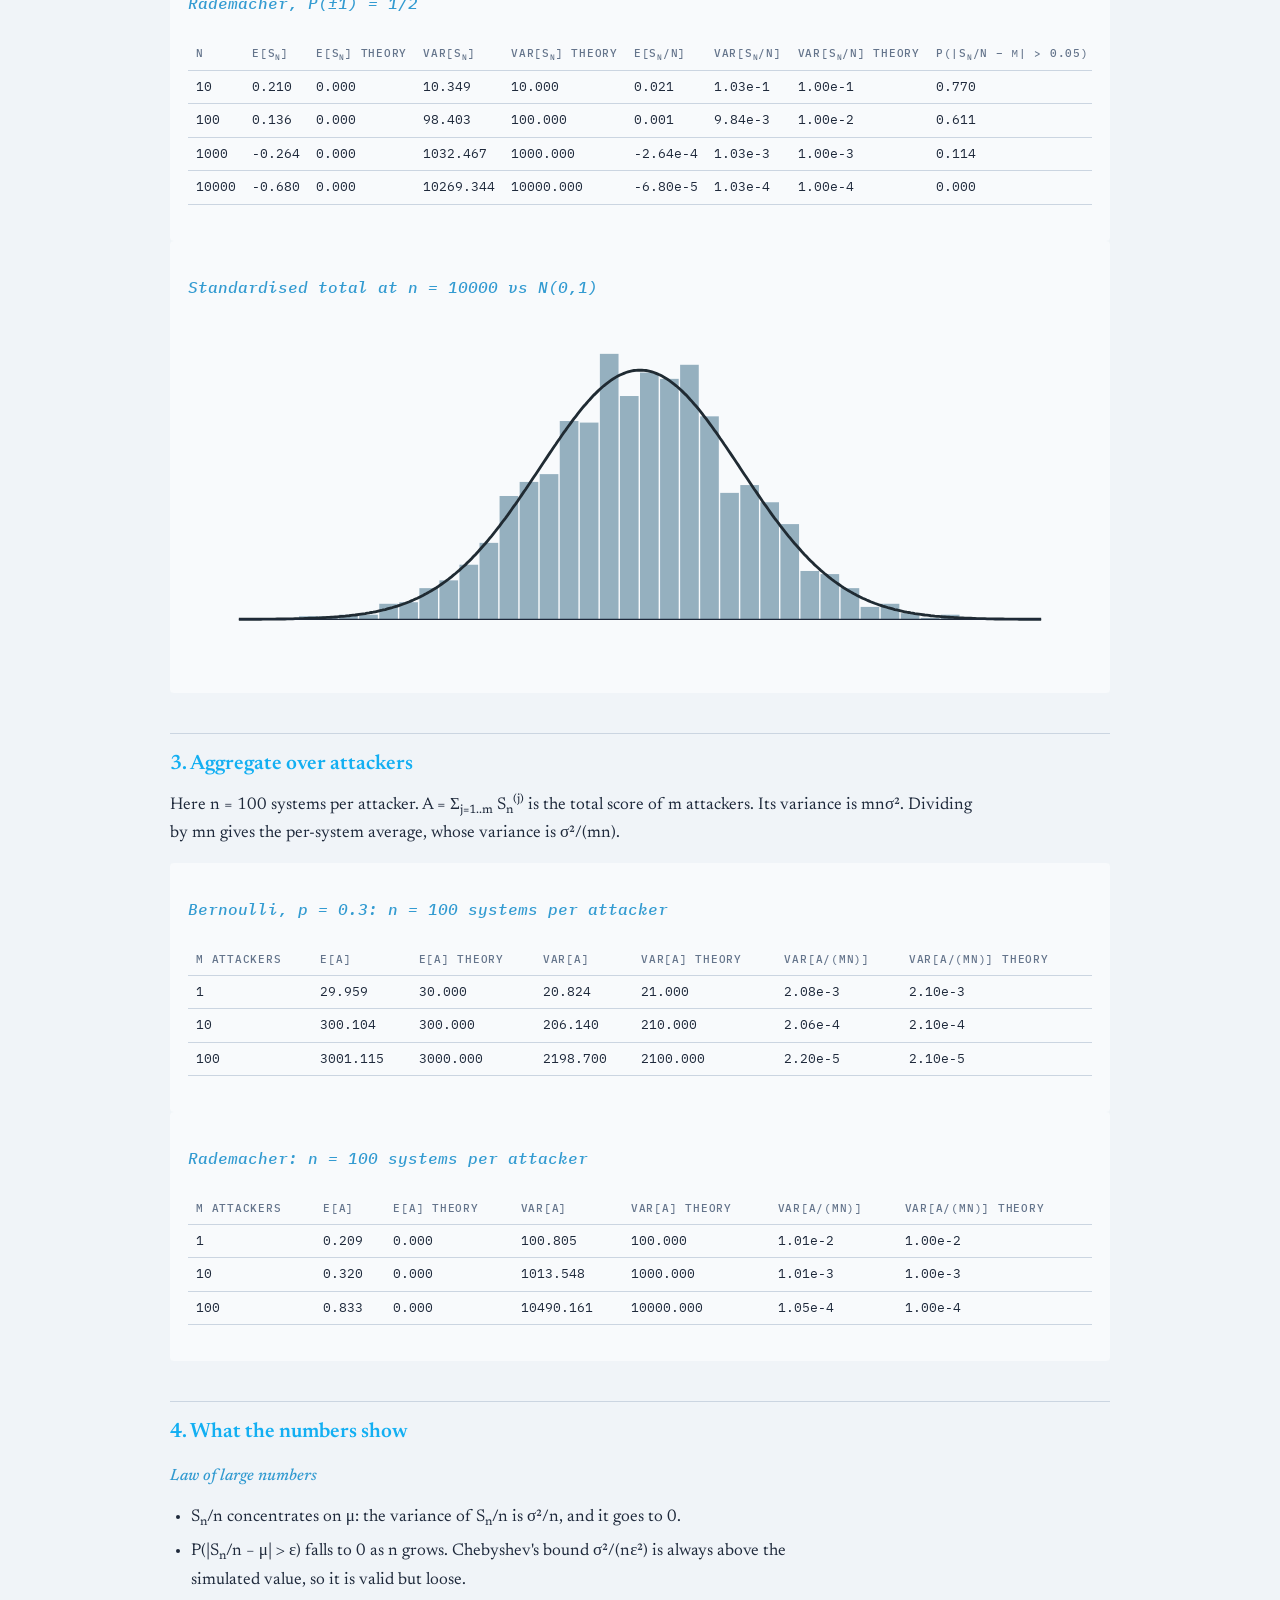
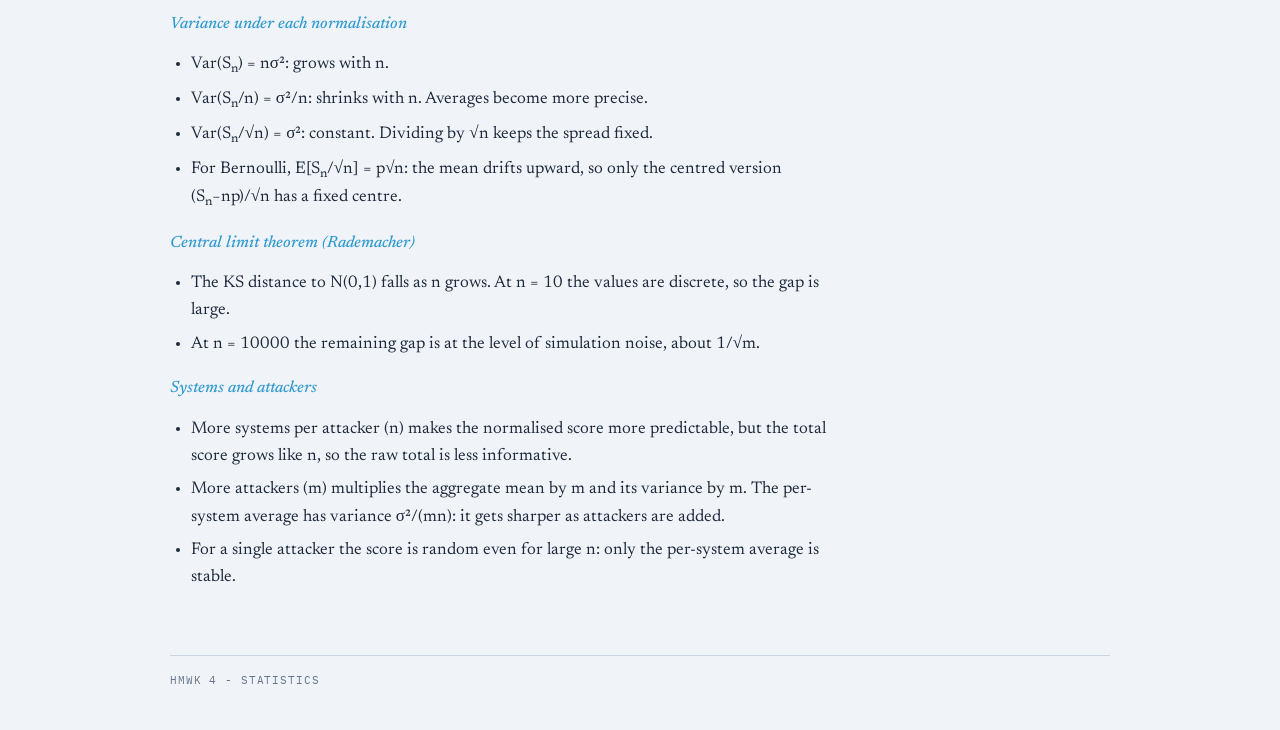
<file: statistics/hw4/index.html>
<!DOCTYPE html>
<html lang="en">
<head>
    <meta charset="UTF-8">
    <meta name="viewport" content="width=device-width, initial-scale=1.0">
    <title>HMWK 4 - Penetration Score: LLN and CLT</title>
    <link rel="stylesheet" href="../statistics.css">
</head>
<body>
<main>
    <div class="breadcrumb"><a href="../index.html">Statistics</a> / Homework 4</div>

    <h1>Penetration Score: LLN and CLT</h1>
    <p class="description">
        Sums of i.i.d. increments, simulated for n systems per attacker and m attackers.
    </p>

    <section>
        <h2>1. Model</h2>
        <ul>
            <li><strong>Bernoulli:</strong> X<sub>i</sub> ∈ {0,1}, P(X<sub>i</sub> = 1) = p. Mean p, variance p(1−p).</li>
            <li><strong>Rademacher:</strong> X<sub>i</sub> ∈ {−1,+1}, each with probability 1/2. Mean 0, variance 1.</li>
            <li><strong>Quantities:</strong> S<sub>n</sub> = Σ X<sub>i</sub>, S<sub>n</sub>/n, S<sub>n</sub>/√n.</li>
            <li><strong>Reading:</strong> each trajectory is one attacker probing n systems in sequence; m attackers are m independent trajectories.</li>
        </ul>
    </section>

    <section>
        <h2>2. Simulation</h2>
        <div class="card">
            <p>
                <label>Model:
                    <select id="model">
                        <option value="both">Both</option>
                        <option value="bernoulli">Bernoulli</option>
                        <option value="rademacher">Rademacher</option>
                    </select>
                </label>
                <label>p (Bernoulli): <input id="p" type="number" step="0.05" min="0.01" max="0.99" value="0.3"></label>
                <label>m (attackers): <input id="m" type="number" step="500" min="100" max="20000" value="2000"></label>
                <label>Seed: <input id="seed" type="number" value="42"></label>
                <button id="run">Run</button>
            </p>
            <p id="error" style="color:#a33;"></p>
        </div>
        <p>
            For n = 10, 100, 1000, 10000 the program simulates m trajectories and reports, for each quantity, the
            simulated value next to its theoretical value (columns marked "theory").
            P(|S<sub>n</sub>/n − μ| &gt; 0.05) is compared with Chebyshev's bound σ²/(nε²).
            KS distance is the largest gap between the empirical CDF of the standardised total and N(0,1).
        </p>
        <div id="results"></div>
    </section>

    <section>
        <h2>3. Aggregate over attackers</h2>
        <p>
            Here n = 100 systems per attacker. A = Σ<sub>j=1..m</sub> S<sub>n</sub><sup>(j)</sup> is the total score of m attackers.
            Its variance is mnσ². Dividing by mn gives the per-system average, whose variance is σ²/(mn).
        </p>
        <div id="aggregate"></div>
    </section>

    <section>
        <h2>4. What the numbers show</h2>

        <h3>Law of large numbers</h3>
        <ul>
            <li>S<sub>n</sub>/n concentrates on μ: the variance of S<sub>n</sub>/n is σ²/n, and it goes to 0.</li>
            <li>P(|S<sub>n</sub>/n − μ| &gt; ε) falls to 0 as n grows. Chebyshev's bound σ²/(nε²) is always above the simulated value, so it is valid but loose.</li>
        </ul>

        <h3>Variance under each normalisation</h3>
        <ul>
            <li>Var(S<sub>n</sub>) = nσ²: grows with n.</li>
            <li>Var(S<sub>n</sub>/n) = σ²/n: shrinks with n. Averages become more precise.</li>
            <li>Var(S<sub>n</sub>/√n) = σ²: constant. Dividing by √n keeps the spread fixed.</li>
            <li>For Bernoulli, E[S<sub>n</sub>/√n] = p√n: the mean drifts upward, so only the centred version (S<sub>n</sub>−np)/√n has a fixed centre.</li>
        </ul>

        <h3>Central limit theorem (Rademacher)</h3>
        <ul>
            <li>The KS distance to N(0,1) falls as n grows. At n = 10 the values are discrete, so the gap is large.</li>
            <li>At n = 10000 the remaining gap is at the level of simulation noise, about 1/√m.</li>
        </ul>

        <h3>Systems and attackers</h3>
        <ul>
            <li>More systems per attacker (n) makes the normalised score more predictable, but the total score grows like n, so the raw total is less informative.</li>
            <li>More attackers (m) multiplies the aggregate mean by m and its variance by m. The per-system average has variance σ²/(mn): it gets sharper as attackers are added.</li>
            <li>For a single attacker the score is random even for large n: only the per-system average is stable.</li>
        </ul>
    </section>

    <footer>HMWK 4 - Statistics</footer>
</main>

<script type="module" src="hw4.js"></script>
</body>
</html>
</file>
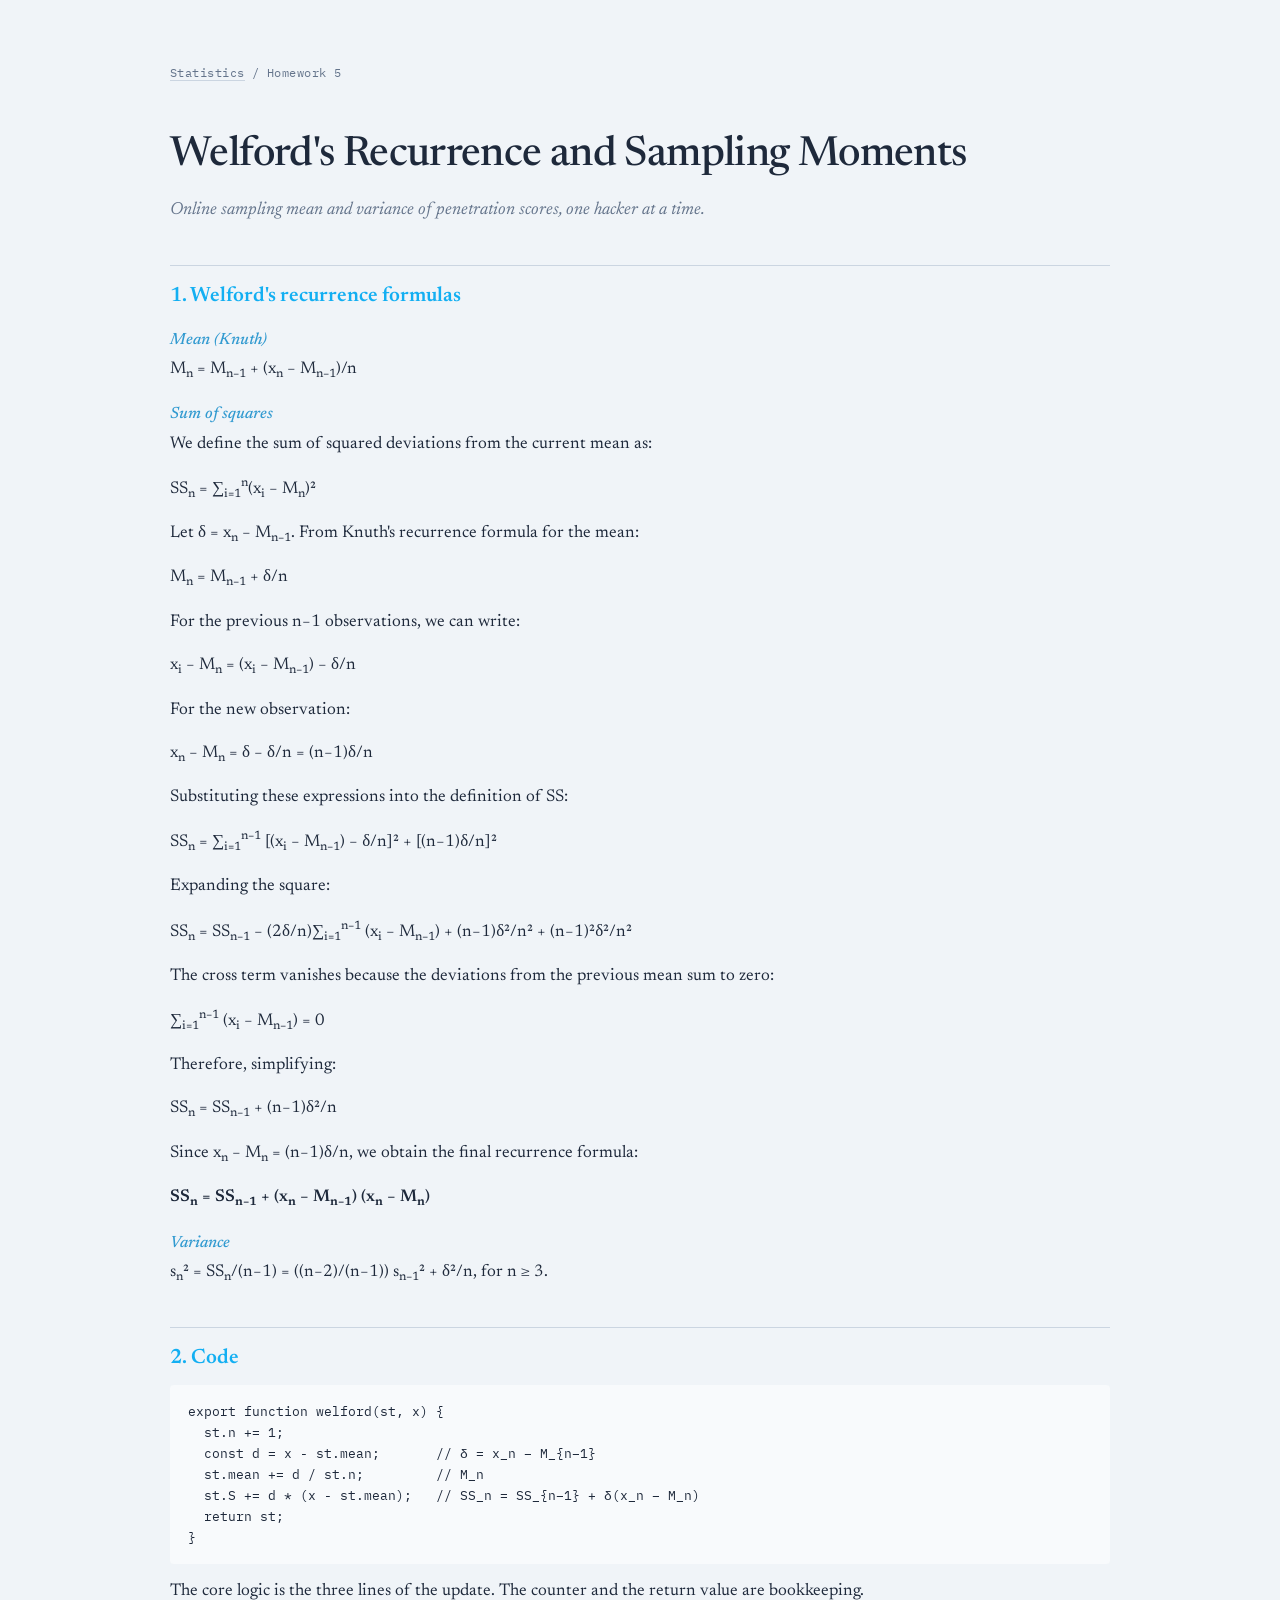
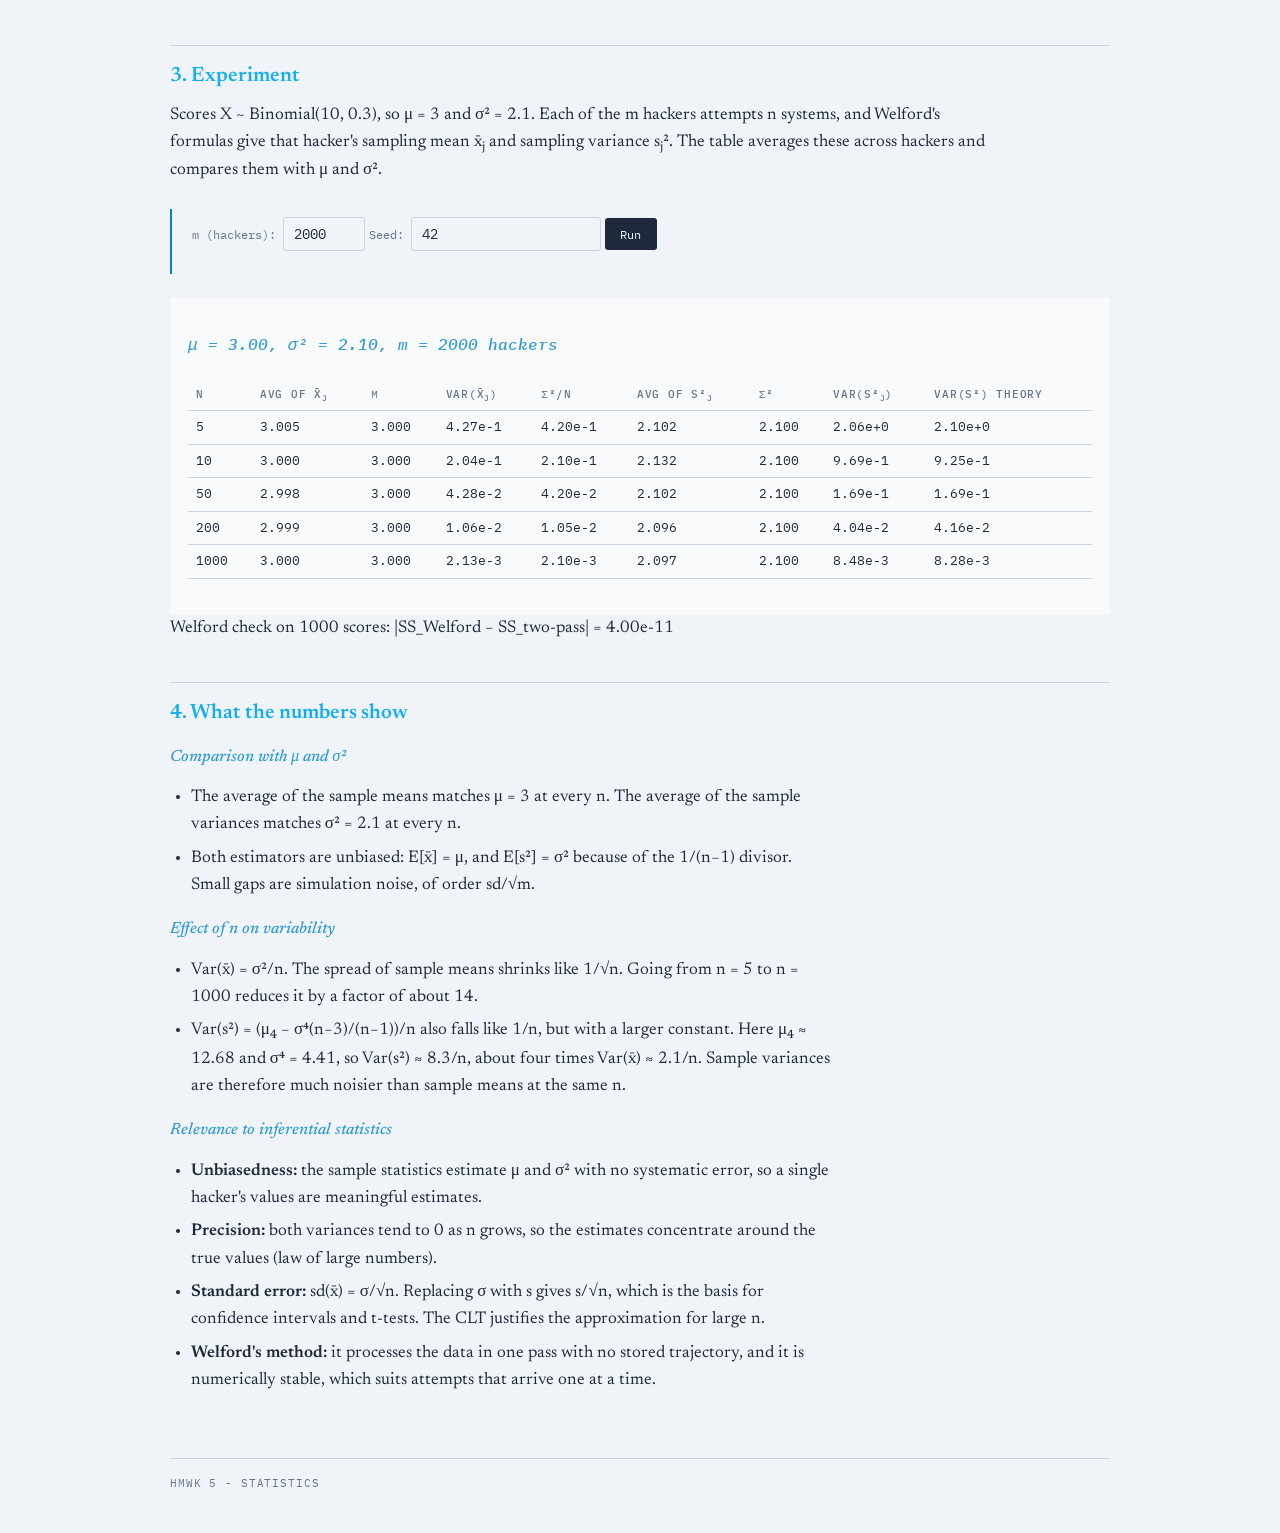
<file: statistics/hw5/index.html>
<!DOCTYPE html>
<html lang="en">
<head>
    <meta charset="UTF-8">
    <meta name="viewport" content="width=device-width, initial-scale=1.0">
    <title>HMWK 5 - Welford and Sampling Moments</title>
    <link rel="stylesheet" href="../statistics.css">
</head>
<body>
<main>
    <div class="breadcrumb"><a href="../index.html">Statistics</a> / Homework 5</div>

    <h1>Welford's Recurrence and Sampling Moments</h1>
    <p class="description">
        Online sampling mean and variance of penetration scores, one hacker at a time.
    </p>

    <section>
        <h2>1. Welford's recurrence formulas</h2>
        <h3>Mean (Knuth)</h3>
        <p>M<sub>n</sub> = M<sub>n−1</sub> + (x<sub>n</sub> − M<sub>n−1</sub>)/n</p>

        <h3>Sum of squares</h3>

            <p>
                We define the sum of squared deviations from the current mean as:
            </p>

            <p>
                SS<sub>n</sub> = &sum;<sub>i=1</sub><sup>n</sup>(x<sub>i</sub> − M<sub>n</sub>)²
            </p>

            <p>
                Let &delta; = x<sub>n</sub> − M<sub>n−1</sub>.
                From Knuth's recurrence formula for the mean:
            </p>

            <p>
                M<sub>n</sub> = M<sub>n−1</sub> + &delta;/n
            </p>

            <p>
                For the previous n−1 observations, we can write:
            </p>

            <p>
                x<sub>i</sub> − M<sub>n</sub> =
                (x<sub>i</sub> − M<sub>n−1</sub>) − &delta;/n
            </p>

            <p>
                For the new observation:
            </p>

            <p>
                x<sub>n</sub> − M<sub>n</sub> =
                &delta; − &delta;/n = (n−1)&delta;/n
            </p>

            <p>
                Substituting these expressions into the definition of SS:
            </p>

            <p>
                SS<sub>n</sub> =
                &sum;<sub>i=1</sub><sup>n−1</sup>
                [(x<sub>i</sub> − M<sub>n−1</sub>) − &delta;/n]²
                + [(n−1)&delta;/n]²
            </p>

            <p>
                Expanding the square:
            </p>

            <p>
                SS<sub>n</sub> =
                SS<sub>n−1</sub>
                − (2&delta;/n)&sum;<sub>i=1</sub><sup>n−1</sup>
                (x<sub>i</sub> − M<sub>n−1</sub>)
                + (n−1)&delta;²/n²
                + (n−1)²&delta;²/n²
            </p>

            <p>
                The cross term vanishes because the deviations from the previous
                mean sum to zero:
            </p>

            <p>
                &sum;<sub>i=1</sub><sup>n−1</sup>
                (x<sub>i</sub> − M<sub>n−1</sub>) = 0
            </p>

            <p>
                Therefore, simplifying:
            </p>

            <p>
                SS<sub>n</sub> =
                SS<sub>n−1</sub> + (n−1)&delta;²/n
            </p>

            <p>
                Since x<sub>n</sub> − M<sub>n</sub> = (n−1)&delta;/n,
                we obtain the final recurrence formula:
            </p>

            <p>
                <strong>
                    SS<sub>n</sub> =
                    SS<sub>n−1</sub> +
                    (x<sub>n</sub> − M<sub>n−1</sub>)
                    (x<sub>n</sub> − M<sub>n</sub>)
                </strong>
            </p>

        <h3>Variance</h3>
        <p>s<sub>n</sub>² = SS<sub>n</sub>/(n−1) = ((n−2)/(n−1)) s<sub>n−1</sub>² + δ²/n, for n ≥ 3.</p>
    </section>

    <section>
        <h2>2. Code</h2>
        <pre><code>export function welford(st, x) {
  st.n += 1;
  const d = x - st.mean;       // δ = x_n − M_{n−1}
  st.mean += d / st.n;         // M_n
  st.S += d * (x - st.mean);   // SS_n = SS_{n−1} + δ(x_n − M_n)
  return st;
}</code></pre>
        <p>The core logic is the three lines of the update. The counter and the return value are bookkeeping.</p>
    </section>

    <section>
        <h2>3. Experiment</h2>
        <p>
            Scores X ~ Binomial(10, 0.3), so μ = 3 and σ² = 2.1. Each of the m hackers attempts n systems, and
            Welford's formulas give that hacker's sampling mean x̄<sub>j</sub> and sampling variance s<sub>j</sub>².
            The table averages these across hackers and compares them with μ and σ².
        </p>
        <div class="card">
            <p>
                <label>m (hackers): <input id="m" type="number" step="500" min="100" max="20000" value="2000"></label>
                <label>Seed: <input id="seed" type="number" value="42"></label>
                <button id="run">Run</button>
            </p>
            <p id="error" style="color:#a33;"></p>
        </div>
        <div id="results"></div>
        <p id="check"></p>
    </section>

    <section>
        <h2>4. What the numbers show</h2>

        <h3>Comparison with μ and σ²</h3>
        <ul>
            <li>The average of the sample means matches μ = 3 at every n. The average of the sample variances matches σ² = 2.1 at every n.</li>
            <li>Both estimators are unbiased: E[x̄] = μ, and E[s²] = σ² because of the 1/(n−1) divisor. Small gaps are simulation noise, of order sd/√m.</li>
        </ul>

        <h3>Effect of n on variability</h3>
        <ul>
            <li>Var(x̄) = σ²/n. The spread of sample means shrinks like 1/√n. Going from n = 5 to n = 1000 reduces it by a factor of about 14.</li>
            <li>Var(s²) = (μ<sub>4</sub> − σ⁴(n−3)/(n−1))/n also falls like 1/n, but with a larger constant. Here μ<sub>4</sub> ≈ 12.68 and σ⁴ = 4.41, so Var(s²) ≈ 8.3/n, about four times Var(x̄) ≈ 2.1/n. Sample variances are therefore much noisier than sample means at the same n.</li>
        </ul>

        <h3>Relevance to inferential statistics</h3>
        <ul>
            <li><strong>Unbiasedness:</strong> the sample statistics estimate μ and σ² with no systematic error, so a single hacker's values are meaningful estimates.</li>
            <li><strong>Precision:</strong> both variances tend to 0 as n grows, so the estimates concentrate around the true values (law of large numbers).</li>
            <li><strong>Standard error:</strong> sd(x̄) = σ/√n. Replacing σ with s gives s/√n, which is the basis for confidence intervals and t-tests. The CLT justifies the approximation for large n.</li>
            <li><strong>Welford's method:</strong> it processes the data in one pass with no stored trajectory, and it is numerically stable, which suits attempts that arrive one at a time.</li>
        </ul>
    </section>

    <footer>HMWK 5 - Statistics</footer>
</main>

<script type="module" src="hw5.js"></script>
</body>
</html>
</file>
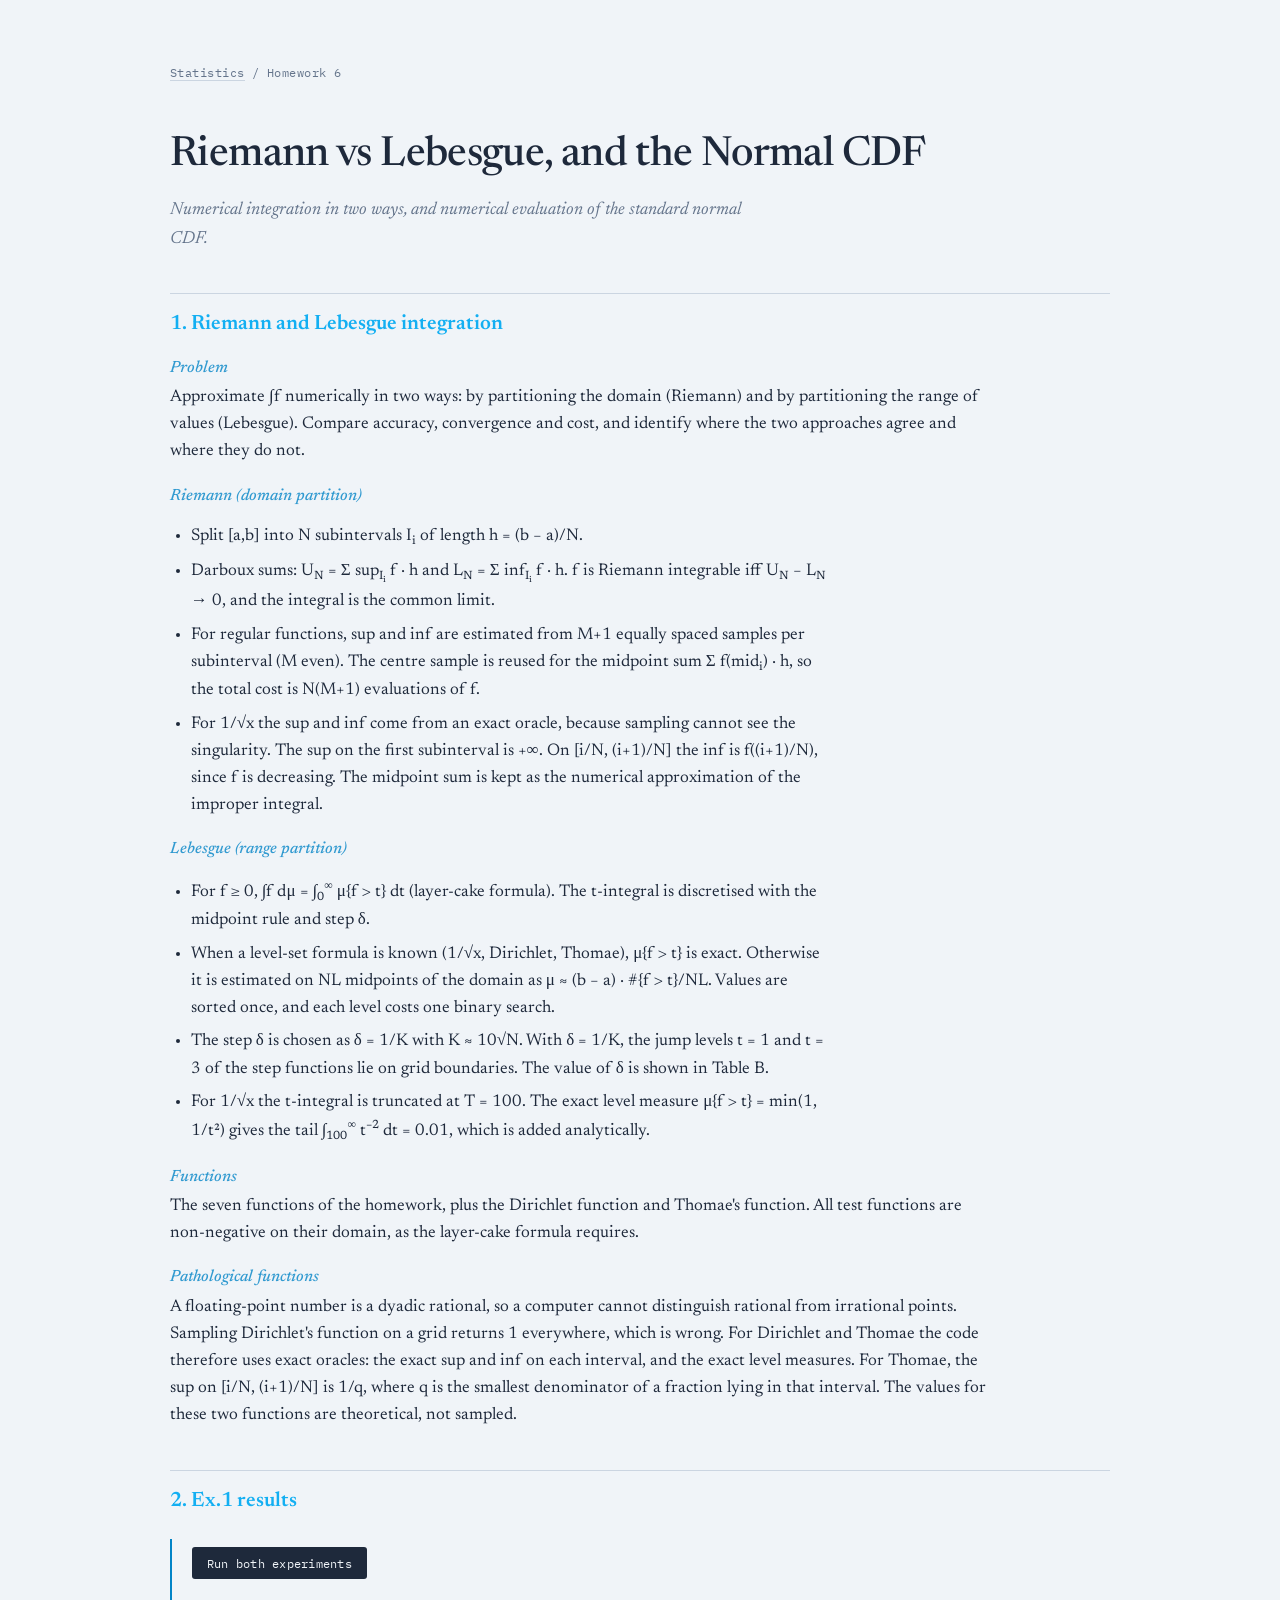
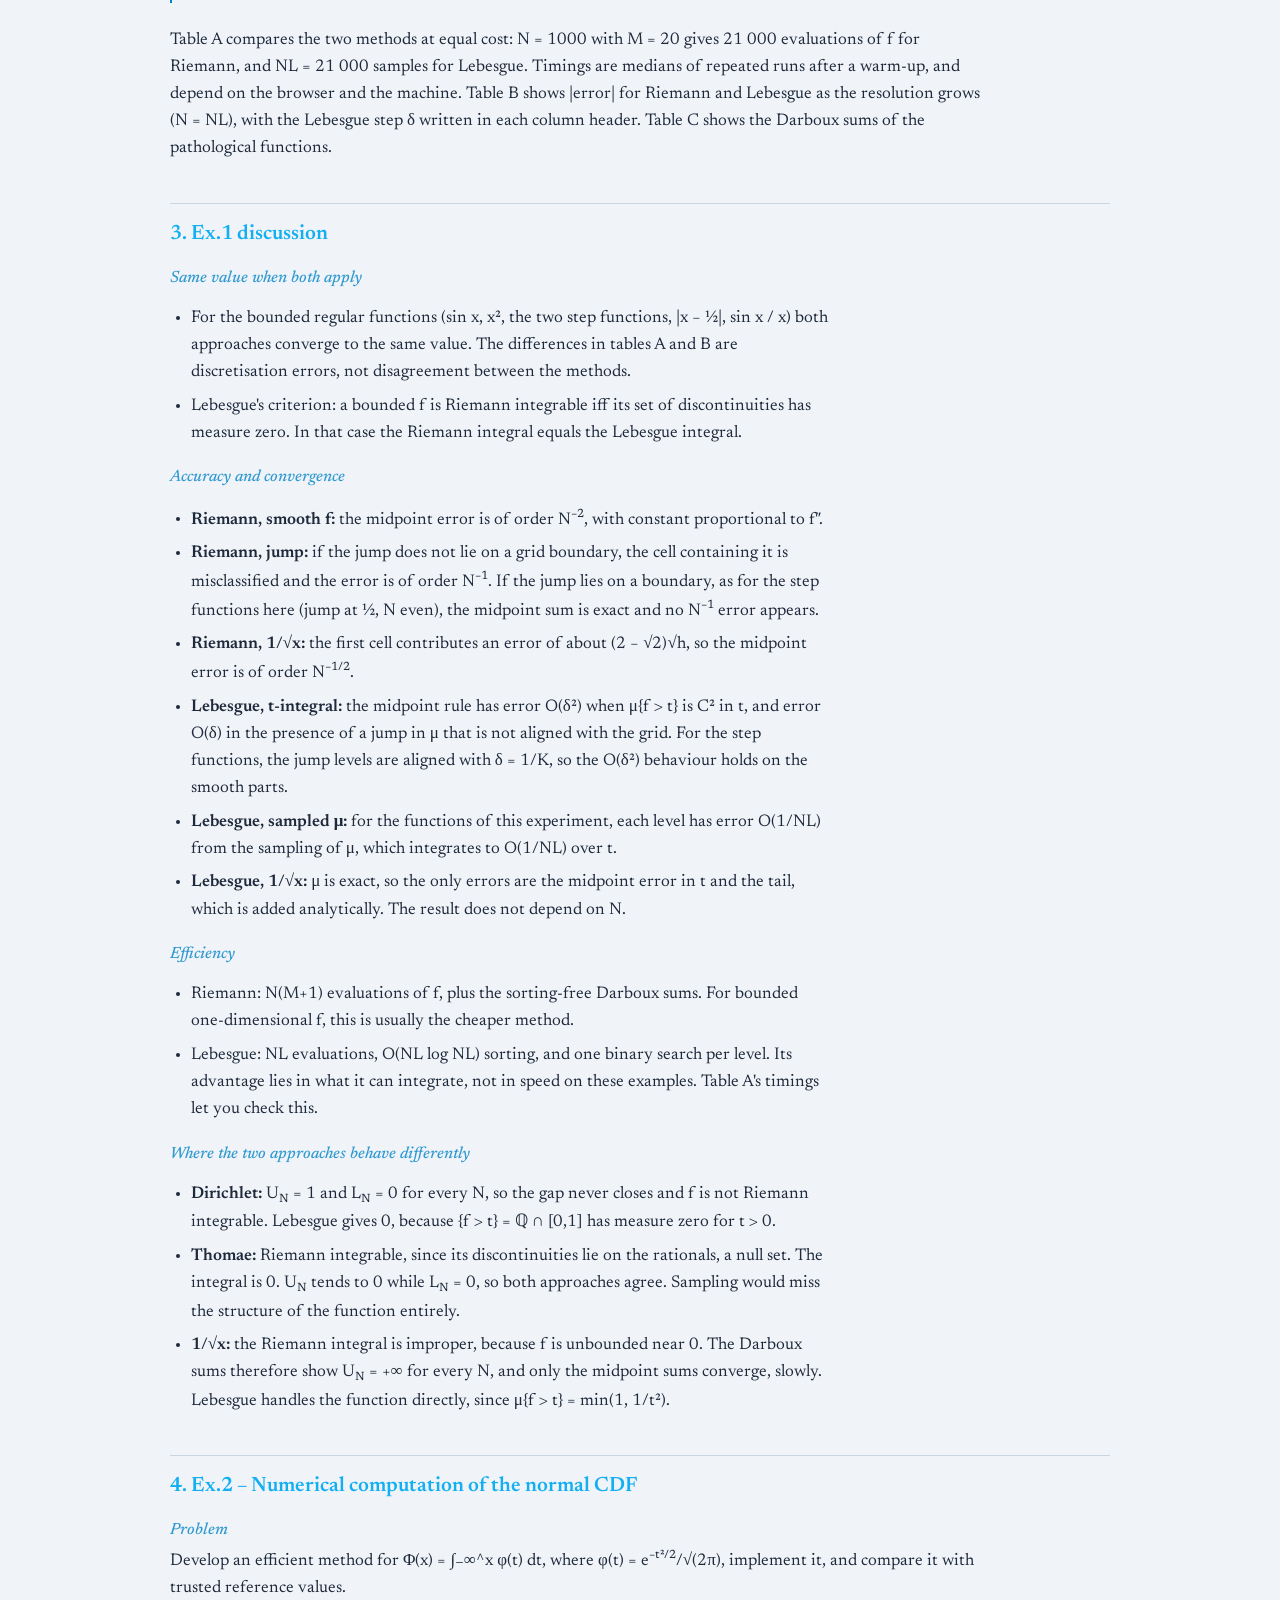
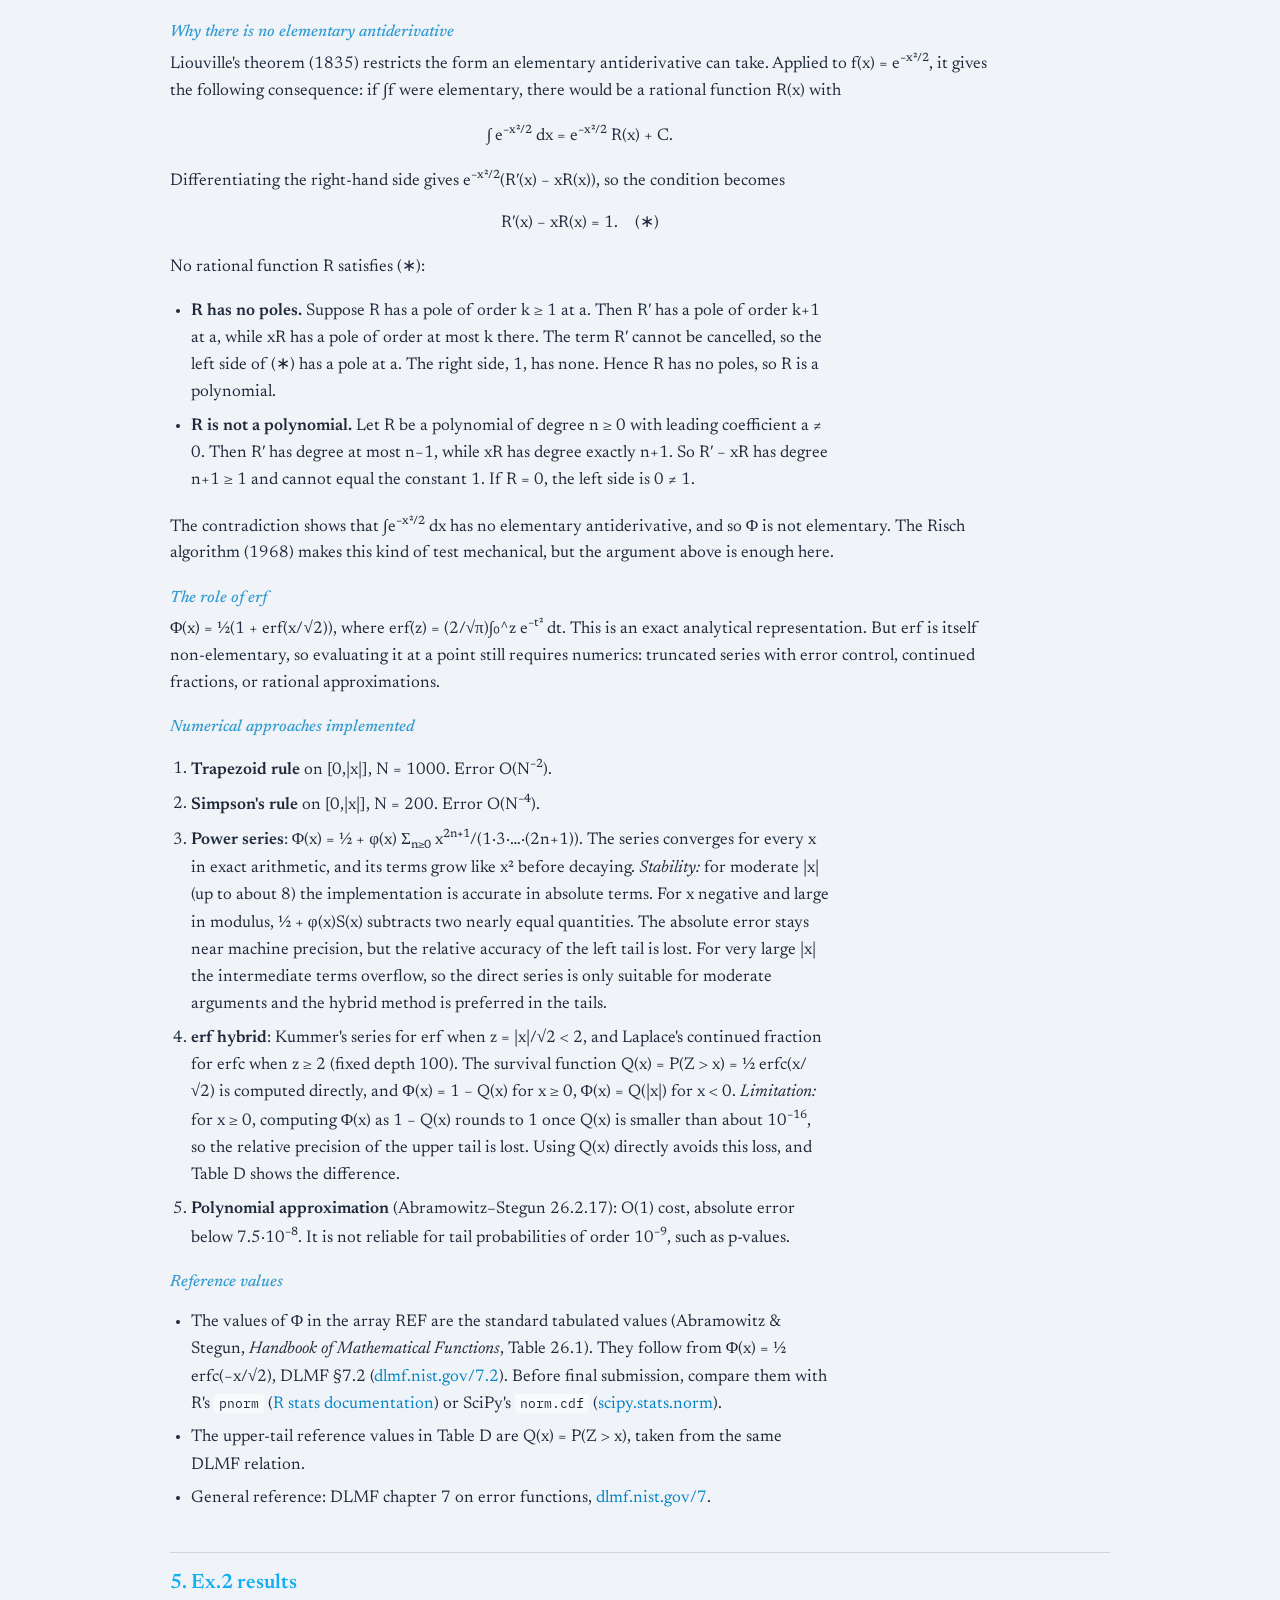
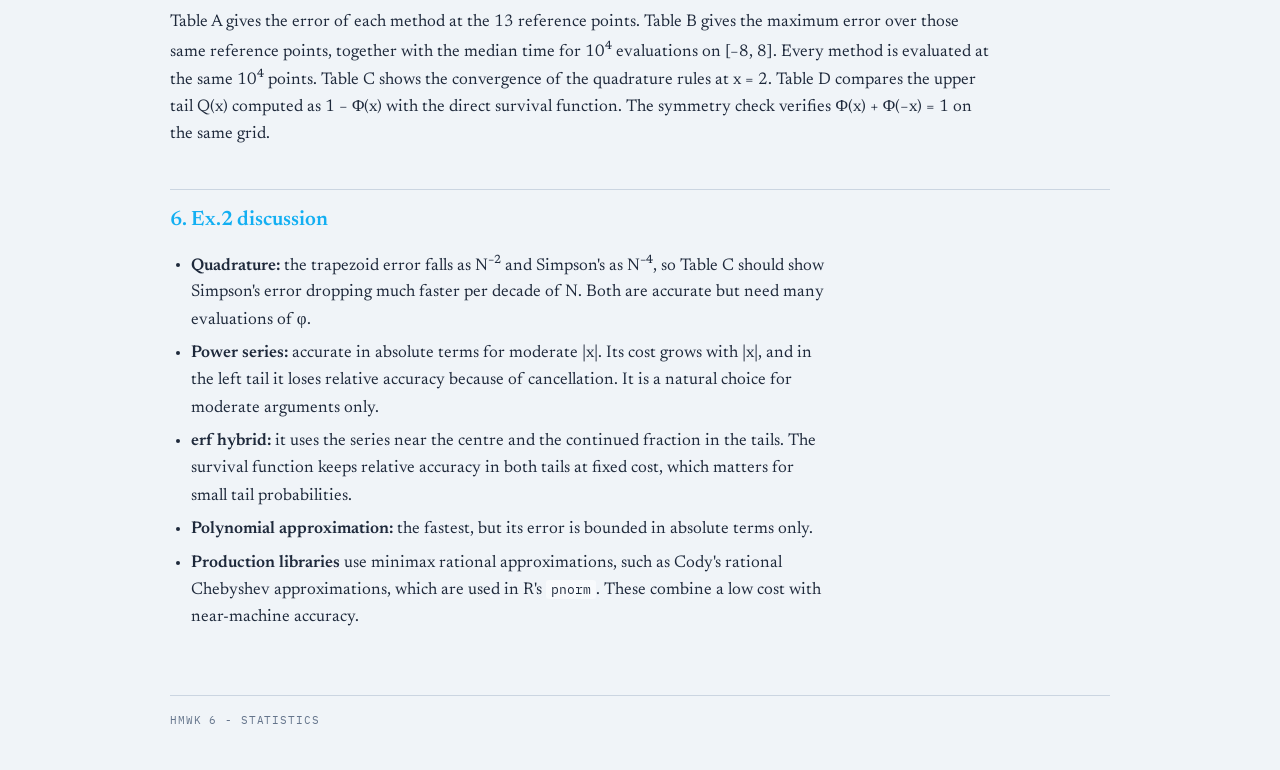
<file: statistics/hw6/index.html>
<!DOCTYPE html>
<html lang="en">
<head>
    <meta charset="UTF-8">
    <meta name="viewport" content="width=device-width, initial-scale=1.0">
    <title>HMWK 6 - Riemann, Lebesgue and the Normal CDF</title>
    <link rel="stylesheet" href="../statistics.css">
</head>
<body>
<main>
    <div class="breadcrumb"><a href="../index.html">Statistics</a> / Homework 6</div>

    <h1>Riemann vs Lebesgue, and the Normal CDF</h1>
    <p class="description">
        Numerical integration in two ways, and numerical evaluation of the standard normal CDF.
    </p>

    <section>
        <h2>1. Riemann and Lebesgue integration</h2>
        <h3>Problem</h3>
        <p>
            Approximate ∫f numerically in two ways: by partitioning the domain (Riemann) and by partitioning
            the range of values (Lebesgue). Compare accuracy, convergence and cost, and identify where the two
            approaches agree and where they do not.
        </p>

        <h3>Riemann (domain partition)</h3>
        <ul>
            <li>Split [a,b] into N subintervals I<sub>i</sub> of length h = (b − a)/N.</li>
            <li>
                Darboux sums: U<sub>N</sub> = Σ sup<sub>I<sub>i</sub></sub> f · h and L<sub>N</sub> = Σ inf<sub>I<sub>i</sub></sub> f · h.
                f is Riemann integrable iff U<sub>N</sub> − L<sub>N</sub> → 0, and the integral is the common limit.
            </li>
            <li>
                For regular functions, sup and inf are estimated from M+1 equally spaced samples per subinterval
                (M even). The centre sample is reused for the midpoint sum Σ f(mid<sub>i</sub>) · h, so the total
                cost is N(M+1) evaluations of f.
            </li>
            <li>
                For 1/√x the sup and inf come from an exact oracle, because sampling cannot see the singularity.
                The sup on the first subinterval is +∞. On [i/N, (i+1)/N] the inf is f((i+1)/N), since f is decreasing.
                The midpoint sum is kept as the numerical approximation of the improper integral.
            </li>
        </ul>

        <h3>Lebesgue (range partition)</h3>
        <ul>
            <li>
                For f ≥ 0, ∫f dμ = ∫<sub>0</sub><sup>∞</sup> μ{f &gt; t} dt (layer-cake formula).
                The t-integral is discretised with the midpoint rule and step δ.
            </li>
            <li>
                When a level-set formula is known (1/√x, Dirichlet, Thomae), μ{f &gt; t} is exact.
                Otherwise it is estimated on NL midpoints of the domain as μ ≈ (b − a) · #{f &gt; t}/NL.
                Values are sorted once, and each level costs one binary search.
            </li>
            <li>
                The step δ is chosen as δ = 1/K with K ≈ 10√N. With δ = 1/K, the jump levels t = 1 and t = 3 of the
                step functions lie on grid boundaries. The value of δ is shown in Table B.
            </li>
            <li>
                For 1/√x the t-integral is truncated at T = 100. The exact level measure μ{f &gt; t} = min(1, 1/t²)
                gives the tail ∫<sub>100</sub><sup>∞</sup> t<sup>−2</sup> dt = 0.01, which is added analytically.
            </li>
        </ul>

        <h3>Functions</h3>
        <p>
            The seven functions of the homework, plus the Dirichlet function and Thomae's function.
            All test functions are non-negative on their domain, as the layer-cake formula requires.
        </p>

        <h3>Pathological functions</h3>
        <p>
            A floating-point number is a dyadic rational, so a computer cannot distinguish rational from irrational
            points. Sampling Dirichlet's function on a grid returns 1 everywhere, which is wrong.
            For Dirichlet and Thomae the code therefore uses exact oracles: the exact sup and inf on each interval,
            and the exact level measures. For Thomae, the sup on [i/N, (i+1)/N] is 1/q, where q is the
            smallest denominator of a fraction lying in that interval. The values for these two functions are
            theoretical, not sampled.
        </p>
    </section>

    <section>
        <h2>2. Ex.1 results</h2>
        <div class="card">
            <p><button id="run">Run both experiments</button></p>
        </div>
        <p>
            Table A compares the two methods at equal cost: N = 1000 with M = 20 gives 21 000 evaluations of f for
            Riemann, and NL = 21 000 samples for Lebesgue. Timings are medians of repeated runs after a warm-up, and
            depend on the browser and the machine. Table B shows |error| for Riemann and Lebesgue as the resolution
            grows (N = NL), with the Lebesgue step δ written in each column header. Table C shows the Darboux sums
            of the pathological functions.
        </p>
        <div id="ex1"></div>
    </section>

    <section>
        <h2>3. Ex.1 discussion</h2>

        <h3>Same value when both apply</h3>
        <ul>
            <li>
                For the bounded regular functions (sin x, x², the two step functions, |x − ½|, sin x / x) both
                approaches converge to the same value. The differences in tables A and B are discretisation errors,
                not disagreement between the methods.
            </li>
            <li>
                Lebesgue's criterion: a bounded f is Riemann integrable iff its set of discontinuities has measure zero.
                In that case the Riemann integral equals the Lebesgue integral.
            </li>
        </ul>

        <h3>Accuracy and convergence</h3>
        <ul>
            <li>
                <strong>Riemann, smooth f:</strong> the midpoint error is of order N<sup>−2</sup>, with constant
                proportional to f″.
            </li>
            <li>
                <strong>Riemann, jump:</strong> if the jump does not lie on a grid boundary, the cell containing it is
                misclassified and the error is of order N<sup>−1</sup>. If the jump lies on a boundary, as for the
                step functions here (jump at ½, N even), the midpoint sum is exact and no N<sup>−1</sup> error appears.
            </li>
            <li>
                <strong>Riemann, 1/√x:</strong> the first cell contributes an error of about (2 − √2)√h, so the midpoint
                error is of order N<sup>−1/2</sup>.
            </li>
            <li>
                <strong>Lebesgue, t-integral:</strong> the midpoint rule has error O(δ²) when μ{f &gt; t} is C² in t,
                and error O(δ) in the presence of a jump in μ that is not aligned with the grid. For the step functions,
                the jump levels are aligned with δ = 1/K, so the O(δ²) behaviour holds on the smooth parts.
            </li>
            <li>
                <strong>Lebesgue, sampled μ:</strong> for the functions of this experiment, each level has error O(1/NL)
                from the sampling of μ, which integrates to O(1/NL) over t.
            </li>
            <li>
                <strong>Lebesgue, 1/√x:</strong> μ is exact, so the only errors are the midpoint error in t and the
                tail, which is added analytically. The result does not depend on N.
            </li>
        </ul>

        <h3>Efficiency</h3>
        <ul>
            <li>
                Riemann: N(M+1) evaluations of f, plus the sorting-free Darboux sums. For bounded one-dimensional f,
                this is usually the cheaper method.
            </li>
            <li>
                Lebesgue: NL evaluations, O(NL log NL) sorting, and one binary search per level. Its advantage lies
                in what it can integrate, not in speed on these examples. Table A's timings let you check this.
            </li>
        </ul>

        <h3>Where the two approaches behave differently</h3>
        <ul>
            <li>
                <strong>Dirichlet:</strong> U<sub>N</sub> = 1 and L<sub>N</sub> = 0 for every N, so the gap never closes
                and f is not Riemann integrable. Lebesgue gives 0, because {f &gt; t} = ℚ ∩ [0,1] has measure zero for t &gt; 0.
            </li>
            <li>
                <strong>Thomae:</strong> Riemann integrable, since its discontinuities lie on the rationals, a null set.
                The integral is 0. U<sub>N</sub> tends to 0 while L<sub>N</sub> = 0, so both approaches agree.
                Sampling would miss the structure of the function entirely.
            </li>
            <li>
                <strong>1/√x:</strong> the Riemann integral is improper, because f is unbounded near 0. The Darboux sums
                therefore show U<sub>N</sub> = +∞ for every N, and only the midpoint sums converge, slowly. Lebesgue
                handles the function directly, since μ{f &gt; t} = min(1, 1/t²).
            </li>
        </ul>
    </section>

    <section>
        <h2>4. Ex.2 – Numerical computation of the normal CDF</h2>

        <h3>Problem</h3>
        <p>
            Develop an efficient method for Φ(x) = ∫₋∞^x φ(t) dt, where φ(t) = e<sup>−t²/2</sup>/√(2π), implement it,
            and compare it with trusted reference values.
        </p>

        <h3>Why there is no elementary antiderivative</h3>
        <p>
            Liouville's theorem (1835) restricts the form an elementary antiderivative can take. Applied to
            f(x) = e<sup>−x²/2</sup>, it gives the following consequence: if ∫f were elementary, there would be a
            rational function R(x) with
        </p>
        <p style="text-align:center;">∫ e<sup>−x²/2</sup> dx = e<sup>−x²/2</sup> R(x) + C.</p>
        <p>
            Differentiating the right-hand side gives e<sup>−x²/2</sup>(R′(x) − xR(x)), so the condition becomes
        </p>
        <p style="text-align:center;">R′(x) − xR(x) = 1.&emsp;(∗)</p>
        <p>No rational function R satisfies (∗):</p>
        <ul>
            <li>
                <strong>R has no poles.</strong> Suppose R has a pole of order k ≥ 1 at a. Then R′ has a pole of order k+1
                at a, while xR has a pole of order at most k there. The term R′ cannot be cancelled, so the left side of (∗)
                has a pole at a. The right side, 1, has none. Hence R has no poles, so R is a polynomial.
            </li>
            <li>
                <strong>R is not a polynomial.</strong> Let R be a polynomial of degree n ≥ 0 with leading coefficient a ≠ 0.
                Then R′ has degree at most n−1, while xR has degree exactly n+1. So R′ − xR has degree n+1 ≥ 1 and
                cannot equal the constant 1. If R = 0, the left side is 0 ≠ 1.
            </li>
        </ul>
        <p>
            The contradiction shows that ∫e<sup>−x²/2</sup> dx has no elementary antiderivative, and so Φ is not
            elementary. The Risch algorithm (1968) makes this kind of test mechanical, but the argument above is enough here.
        </p>

        <h3>The role of erf</h3>
        <p>
            Φ(x) = ½(1 + erf(x/√2)), where erf(z) = (2/√π)∫₀^z e<sup>−t²</sup> dt. This is an exact analytical
            representation. But erf is itself non-elementary, so evaluating it at a point still requires numerics:
            truncated series with error control, continued fractions, or rational approximations.
        </p>

        <h3>Numerical approaches implemented</h3>
        <ol>
            <li><strong>Trapezoid rule</strong> on [0,|x|], N = 1000. Error O(N<sup>−2</sup>).</li>
            <li><strong>Simpson's rule</strong> on [0,|x|], N = 200. Error O(N<sup>−4</sup>).</li>
            <li>
                <strong>Power series</strong>: Φ(x) = ½ + φ(x) Σ<sub>n≥0</sub> x<sup>2n+1</sup>/(1·3·…·(2n+1)).
                The series converges for every x in exact arithmetic, and its terms grow like x² before decaying.
                <em>Stability:</em> for moderate |x| (up to about 8) the implementation is accurate in absolute terms.
                For x negative and large in modulus, ½ + φ(x)S(x) subtracts two nearly equal quantities. The absolute
                error stays near machine precision, but the relative accuracy of the left tail is lost. For very large
                |x| the intermediate terms overflow, so the direct series is only suitable for moderate arguments and
                the hybrid method is preferred in the tails.
            </li>
            <li>
                <strong>erf hybrid</strong>: Kummer's series for erf when z = |x|/√2 &lt; 2, and Laplace's continued
                fraction for erfc when z ≥ 2 (fixed depth 100). The survival function
                Q(x) = P(Z &gt; x) = ½ erfc(x/√2) is computed directly, and Φ(x) = 1 − Q(x) for x ≥ 0, Φ(x) = Q(|x|) for x &lt; 0.
                <em>Limitation:</em> for x ≥ 0, computing Φ(x) as 1 − Q(x) rounds to 1 once Q(x) is smaller than about
                10<sup>−16</sup>, so the relative precision of the upper tail is lost. Using Q(x) directly avoids this
                loss, and Table D shows the difference.
            </li>
            <li>
                <strong>Polynomial approximation</strong> (Abramowitz–Stegun 26.2.17): O(1) cost, absolute error below
                7.5·10<sup>−8</sup>. It is not reliable for tail probabilities of order 10<sup>−9</sup>, such as p-values.
            </li>
        </ol>

        <h3>Reference values</h3>
        <ul>
            <li>
                The values of Φ in the array REF are the standard tabulated values (Abramowitz &amp; Stegun,
                <em>Handbook of Mathematical Functions</em>, Table 26.1). They follow from Φ(x) = ½ erfc(−x/√2),
                DLMF §7.2 (<a href="https://dlmf.nist.gov/7.2">dlmf.nist.gov/7.2</a>). Before final submission,
                compare them with R's <code>pnorm</code> (<a href="https://stat.ethz.ch/R-manual/R-devel/library/stats/html/Normal.html">R stats documentation</a>)
                or SciPy's <code>norm.cdf</code> (<a href="https://docs.scipy.org/doc/scipy/reference/generated/scipy.stats.norm.html">scipy.stats.norm</a>).
            </li>
            <li>
                The upper-tail reference values in Table D are Q(x) = P(Z &gt; x), taken from the same DLMF relation.
            </li>
            <li>
                General reference: DLMF chapter 7 on error functions, <a href="https://dlmf.nist.gov/7">dlmf.nist.gov/7</a>.
            </li>
        </ul>
    </section>

    <section>
        <h2>5. Ex.2 results</h2>
        <p>
            Table A gives the error of each method at the 13 reference points. Table B gives the maximum error over
            those same reference points, together with the median time for 10<sup>4</sup> evaluations on [−8, 8].
            Every method is evaluated at the same 10<sup>4</sup> points. Table C shows the convergence of the quadrature
            rules at x = 2. Table D compares the upper tail Q(x) computed as 1 − Φ(x) with the direct survival function.
            The symmetry check verifies Φ(x) + Φ(−x) = 1 on the same grid.
        </p>
        <div id="ex2"></div>
    </section>

    <section>
        <h2>6. Ex.2 discussion</h2>
        <ul>
            <li>
                <strong>Quadrature:</strong> the trapezoid error falls as N<sup>−2</sup> and Simpson's as N<sup>−4</sup>, so
                Table C should show Simpson's error dropping much faster per decade of N. Both are accurate but need
                many evaluations of φ.
            </li>
            <li>
                <strong>Power series:</strong> accurate in absolute terms for moderate |x|. Its cost grows with |x|,
                and in the left tail it loses relative accuracy because of cancellation. It is a natural choice for
                moderate arguments only.
            </li>
            <li>
                <strong>erf hybrid:</strong> it uses the series near the centre and the continued fraction in the tails.
                The survival function keeps relative accuracy in both tails at fixed cost, which matters for small
                tail probabilities.
            </li>
            <li>
                <strong>Polynomial approximation:</strong> the fastest, but its error is bounded in absolute terms only.
            </li>
            <li>
                <strong>Production libraries</strong> use minimax rational approximations, such as Cody's rational
                Chebyshev approximations, which are used in R's <code>pnorm</code>. These combine a low cost with
                near-machine accuracy.
            </li>
        </ul>
    </section>

    <footer>HMWK 6 - Statistics</footer>
</main>

<script type="module" src="hw6.js"></script>
</body>
</html>
</file>
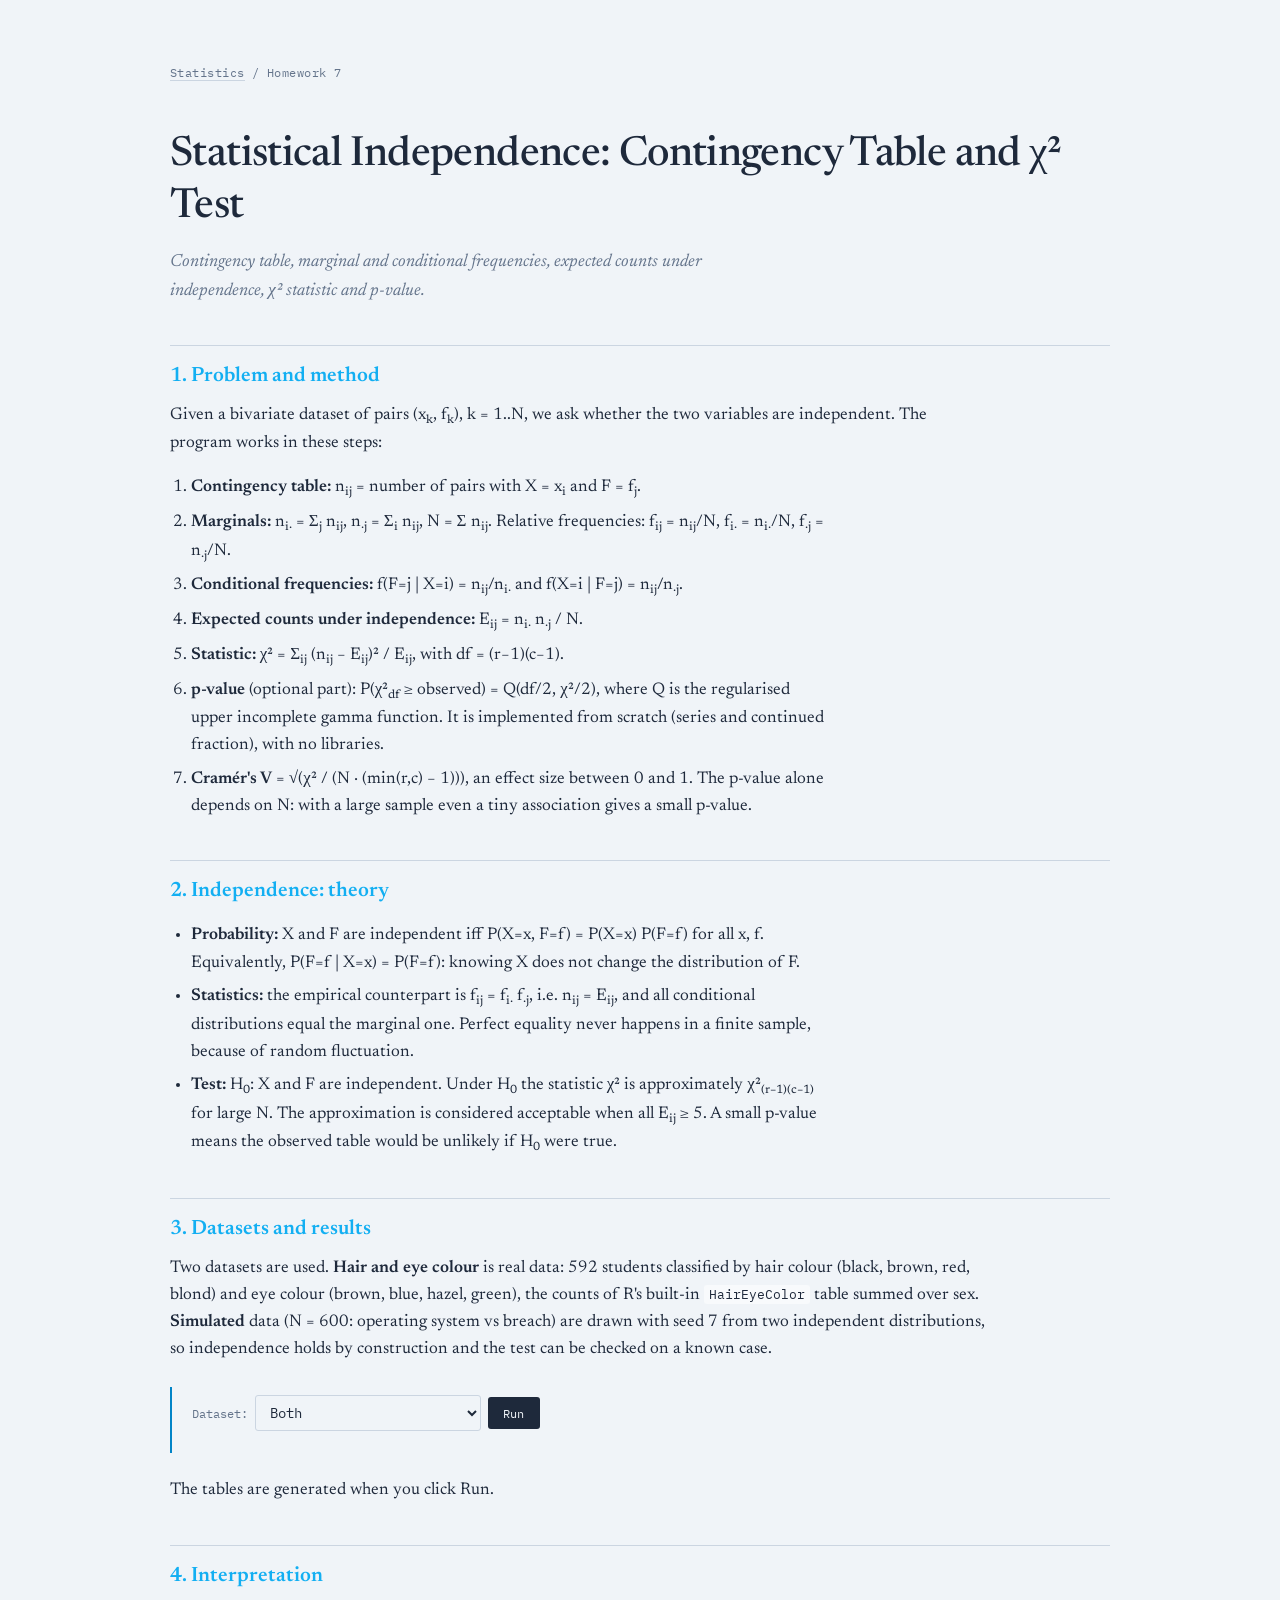
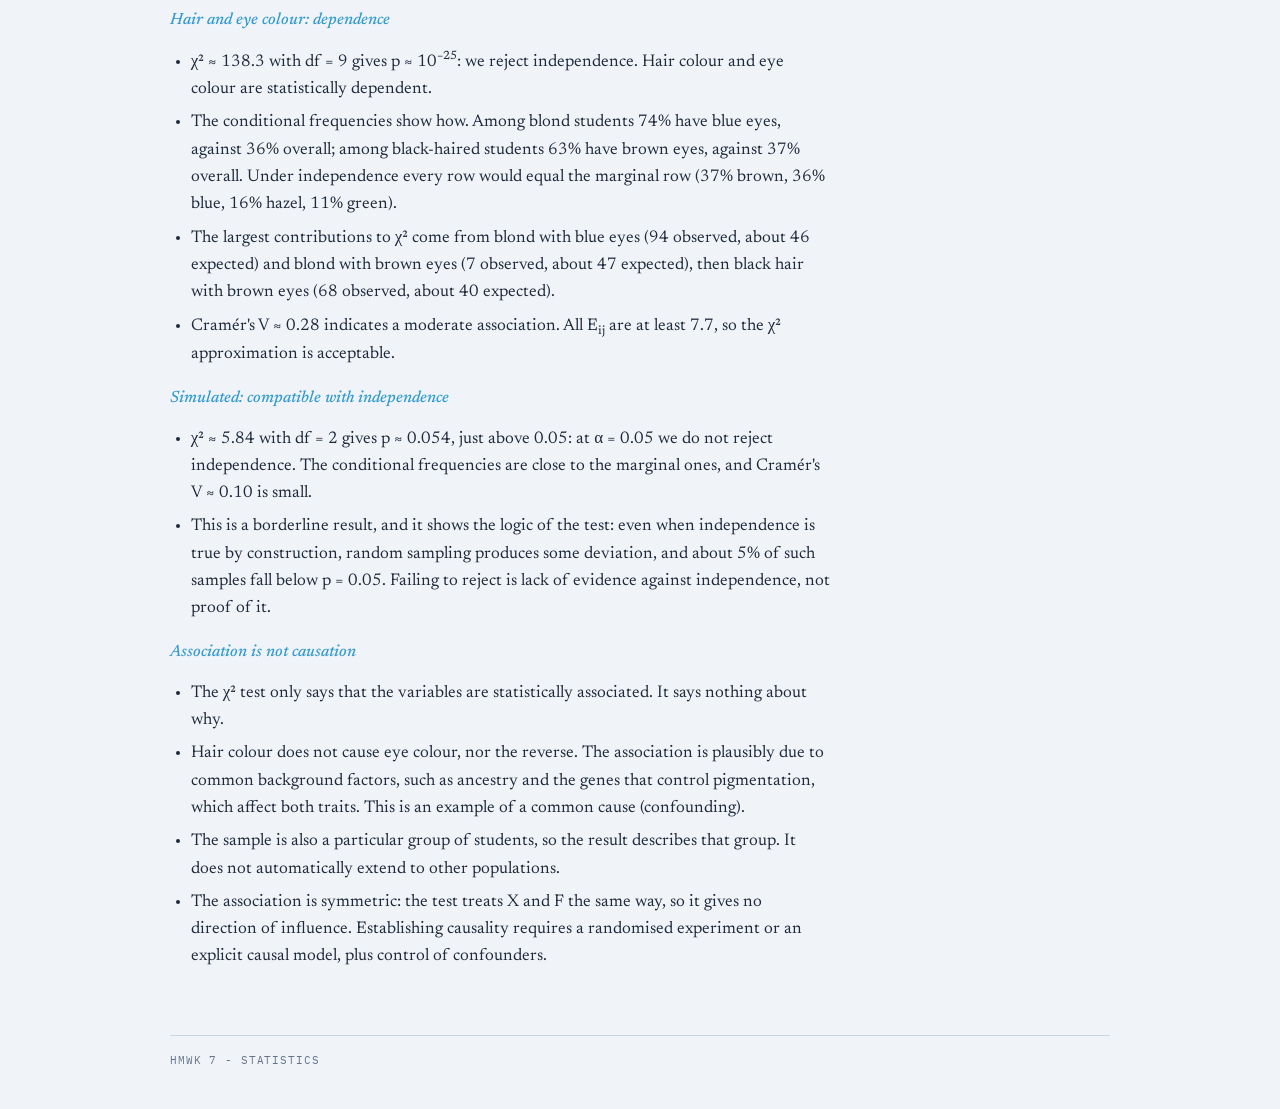
<file: statistics/hw7/index.html>
<!DOCTYPE html>
<html lang="en">
<head>
    <meta charset="UTF-8">
    <meta name="viewport" content="width=device-width, initial-scale=1.0">
    <title>HMWK 7 - Statistical Independence</title>
    <link rel="stylesheet" href="../statistics.css">
</head>
<body>
<main>
    <div class="breadcrumb"><a href="../index.html">Statistics</a> / Homework 7</div>

    <h1>Statistical Independence: Contingency Table and χ² Test</h1>
    <p class="description">
        Contingency table, marginal and conditional frequencies, expected counts under independence, χ² statistic and p-value.
    </p>

    <section>
        <h2>1. Problem and method</h2>
        <p>
            Given a bivariate dataset of pairs (x<sub>k</sub>, f<sub>k</sub>), k = 1..N, we ask whether the two variables
            are independent. The program works in these steps:
        </p>
        <ol>
            <li><strong>Contingency table:</strong> n<sub>ij</sub> = number of pairs with X = x<sub>i</sub> and F = f<sub>j</sub>.</li>
            <li><strong>Marginals:</strong> n<sub>i·</sub> = Σ<sub>j</sub> n<sub>ij</sub>, n<sub>·j</sub> = Σ<sub>i</sub> n<sub>ij</sub>, N = Σ n<sub>ij</sub>. Relative frequencies: f<sub>ij</sub> = n<sub>ij</sub>/N, f<sub>i·</sub> = n<sub>i·</sub>/N, f<sub>·j</sub> = n<sub>·j</sub>/N.</li>
            <li><strong>Conditional frequencies:</strong> f(F=j | X=i) = n<sub>ij</sub>/n<sub>i·</sub> and f(X=i | F=j) = n<sub>ij</sub>/n<sub>·j</sub>.</li>
            <li><strong>Expected counts under independence:</strong> E<sub>ij</sub> = n<sub>i·</sub> n<sub>·j</sub> / N.</li>
            <li><strong>Statistic:</strong> χ² = Σ<sub>ij</sub> (n<sub>ij</sub> − E<sub>ij</sub>)² / E<sub>ij</sub>, with df = (r−1)(c−1).</li>
            <li>
                <strong>p-value</strong> (optional part): P(χ²<sub>df</sub> ≥ observed) = Q(df/2, χ²/2), where Q is the
                regularised upper incomplete gamma function. It is implemented from scratch (series and continued fraction),
                with no libraries.
            </li>
            <li>
                <strong>Cramér's V</strong> = √(χ² / (N · (min(r,c) − 1))), an effect size between 0 and 1.
                The p-value alone depends on N: with a large sample even a tiny association gives a small p-value.
            </li>
        </ol>
    </section>

    <section>
        <h2>2. Independence: theory</h2>
        <ul>
            <li><strong>Probability:</strong> X and F are independent iff P(X=x, F=f) = P(X=x) P(F=f) for all x, f. Equivalently, P(F=f | X=x) = P(F=f): knowing X does not change the distribution of F.</li>
            <li><strong>Statistics:</strong> the empirical counterpart is f<sub>ij</sub> = f<sub>i·</sub> f<sub>·j</sub>, i.e. n<sub>ij</sub> = E<sub>ij</sub>, and all conditional distributions equal the marginal one. Perfect equality never happens in a finite sample, because of random fluctuation.</li>
            <li><strong>Test:</strong> H<sub>0</sub>: X and F are independent. Under H<sub>0</sub> the statistic χ² is approximately χ²<sub>(r−1)(c−1)</sub> for large N. The approximation is considered acceptable when all E<sub>ij</sub> ≥ 5. A small p-value means the observed table would be unlikely if H<sub>0</sub> were true.</li>
        </ul>
    </section>

    <section>
        <h2>3. Datasets and results</h2>
        <p>
            Two datasets are used. <strong>Hair and eye colour</strong> is real data: 592 students classified by hair colour
            (black, brown, red, blond) and eye colour (brown, blue, hazel, green), the counts of R's built-in
            <code>HairEyeColor</code> table summed over sex. <strong>Simulated</strong> data (N = 600: operating system vs breach)
            are drawn with seed 7 from two independent distributions, so independence holds by construction and the test can be
            checked on a known case.
        </p>
        <div class="card">
            <p>
                <label>Dataset:
                    <select id="dataset">
                        <option value="both">Both</option>
                        <option value="hair">Hair and eye colour</option>
                        <option value="indep">Simulated (independent)</option>
                    </select>
                </label>
                <button id="run">Run</button>
            </p>
        </div>
        <p>The tables are generated when you click Run.</p>
        <div id="results"></div>
    </section>

    <section>
        <h2>4. Interpretation</h2>

        <h3>Hair and eye colour: dependence</h3>
        <ul>
            <li>χ² ≈ 138.3 with df = 9 gives p ≈ 10<sup>−25</sup>: we reject independence. Hair colour and eye colour are statistically dependent.</li>
            <li>
                The conditional frequencies show how. Among blond students 74% have blue eyes, against 36% overall; among black-haired
                students 63% have brown eyes, against 37% overall. Under independence every row would equal the marginal row
                (37% brown, 36% blue, 16% hazel, 11% green).
            </li>
            <li>
                The largest contributions to χ² come from blond with blue eyes (94 observed, about 46 expected) and blond with brown eyes
                (7 observed, about 47 expected), then black hair with brown eyes (68 observed, about 40 expected).
            </li>
            <li>Cramér's V ≈ 0.28 indicates a moderate association. All E<sub>ij</sub> are at least 7.7, so the χ² approximation is acceptable.</li>
        </ul>

        <h3>Simulated: compatible with independence</h3>
        <ul>
            <li>χ² ≈ 5.84 with df = 2 gives p ≈ 0.054, just above 0.05: at α = 0.05 we do not reject independence. The conditional frequencies are close to the marginal ones, and Cramér's V ≈ 0.10 is small.</li>
            <li>This is a borderline result, and it shows the logic of the test: even when independence is true by construction, random sampling produces some deviation, and about 5% of such samples fall below p = 0.05. Failing to reject is lack of evidence against independence, not proof of it.</li>
        </ul>

        <h3>Association is not causation</h3>
        <ul>
            <li>The χ² test only says that the variables are statistically associated. It says nothing about why.</li>
            <li>Hair colour does not cause eye colour, nor the reverse. The association is plausibly due to common background factors, such as ancestry and the genes that control pigmentation, which affect both traits. This is an example of a common cause (confounding).</li>
            <li>The sample is also a particular group of students, so the result describes that group. It does not automatically extend to other populations.</li>
            <li>The association is symmetric: the test treats X and F the same way, so it gives no direction of influence. Establishing causality requires a randomised experiment or an explicit causal model, plus control of confounders.</li>
        </ul>
    </section>

    <footer>HMWK 7 - Statistics</footer>
</main>

<script type="module" src="hw7.js"></script>
</body>
</html>
</file>
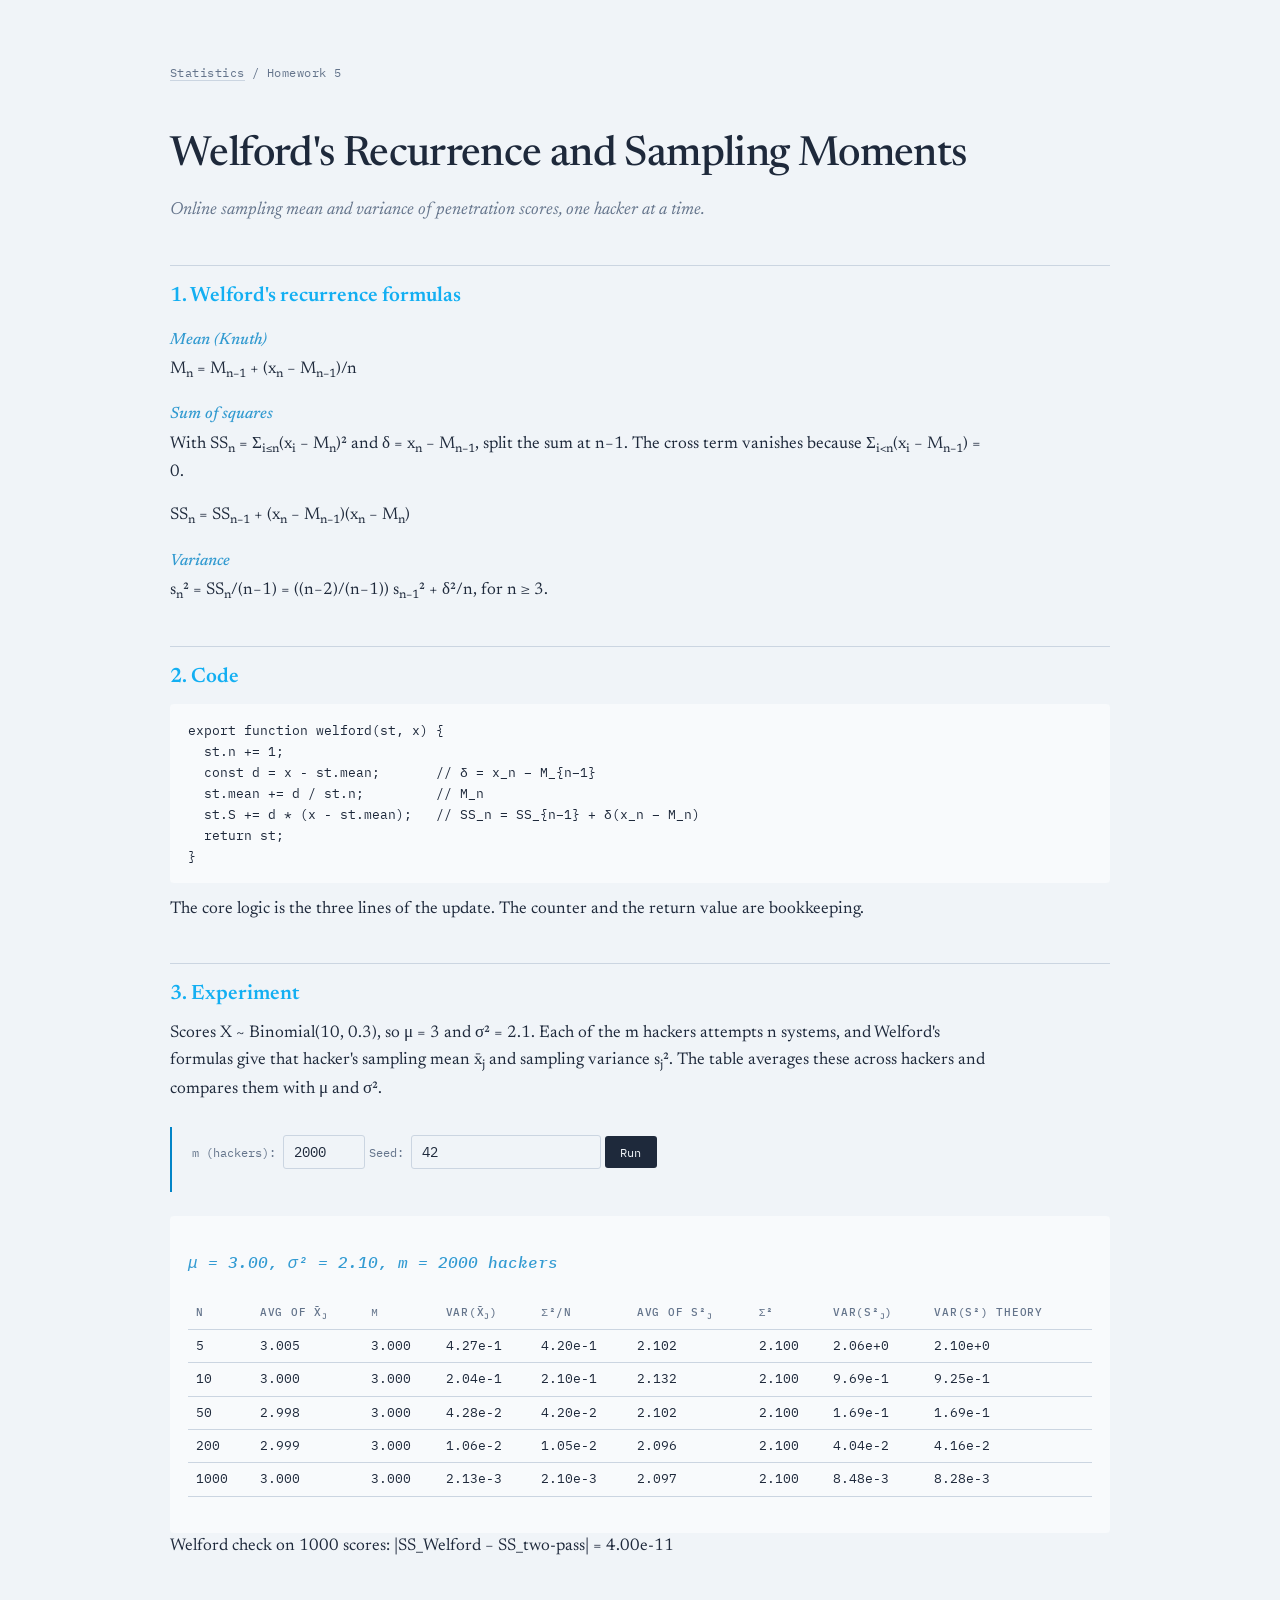
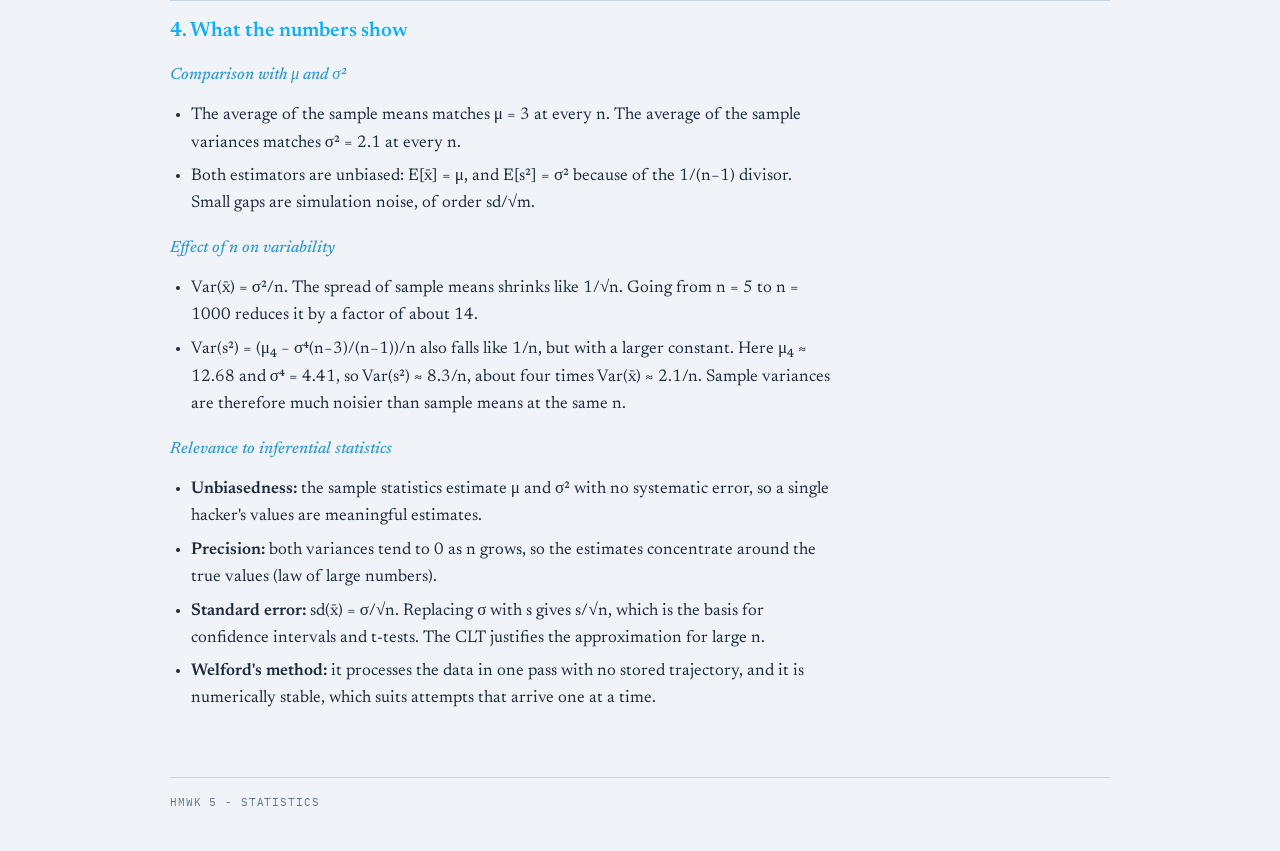
<file: statistics/hw5/hw5.html>
<!DOCTYPE html>
<html lang="en">
<head>
    <meta charset="UTF-8">
    <meta name="viewport" content="width=device-width, initial-scale=1.0">
    <title>HMWK 5 - Welford and Sampling Moments</title>
    <link rel="stylesheet" href="../statistics.css">
</head>
<body>
<main>
    <div class="breadcrumb"><a href="../index.html">Statistics</a> / Homework 5</div>

    <h1>Welford's Recurrence and Sampling Moments</h1>
    <p class="description">
        Online sampling mean and variance of penetration scores, one hacker at a time.
    </p>

    <section>
        <h2>1. Welford's recurrence formulas</h2>
        <h3>Mean (Knuth)</h3>
        <p>M<sub>n</sub> = M<sub>n−1</sub> + (x<sub>n</sub> − M<sub>n−1</sub>)/n</p>

        <h3>Sum of squares</h3>
        <p>
            With SS<sub>n</sub> = Σ<sub>i≤n</sub>(x<sub>i</sub> − M<sub>n</sub>)² and δ = x<sub>n</sub> − M<sub>n−1</sub>,
            split the sum at n−1. The cross term vanishes because Σ<sub>i&lt;n</sub>(x<sub>i</sub> − M<sub>n−1</sub>) = 0.
        </p>
        <p>SS<sub>n</sub> = SS<sub>n−1</sub> + (x<sub>n</sub> − M<sub>n−1</sub>)(x<sub>n</sub> − M<sub>n</sub>)</p>

        <h3>Variance</h3>
        <p>s<sub>n</sub>² = SS<sub>n</sub>/(n−1) = ((n−2)/(n−1)) s<sub>n−1</sub>² + δ²/n, for n ≥ 3.</p>
    </section>

    <section>
        <h2>2. Code</h2>
        <pre><code>export function welford(st, x) {
  st.n += 1;
  const d = x - st.mean;       // δ = x_n − M_{n−1}
  st.mean += d / st.n;         // M_n
  st.S += d * (x - st.mean);   // SS_n = SS_{n−1} + δ(x_n − M_n)
  return st;
}</code></pre>
        <p>The core logic is the three lines of the update. The counter and the return value are bookkeeping.</p>
    </section>

    <section>
        <h2>3. Experiment</h2>
        <p>
            Scores X ~ Binomial(10, 0.3), so μ = 3 and σ² = 2.1. Each of the m hackers attempts n systems, and
            Welford's formulas give that hacker's sampling mean x̄<sub>j</sub> and sampling variance s<sub>j</sub>².
            The table averages these across hackers and compares them with μ and σ².
        </p>
        <div class="card">
            <p>
                <label>m (hackers): <input id="m" type="number" step="500" min="100" max="20000" value="2000"></label>
                <label>Seed: <input id="seed" type="number" value="42"></label>
                <button id="run">Run</button>
            </p>
            <p id="error" style="color:#a33;"></p>
        </div>
        <div id="results"></div>
        <p id="check"></p>
    </section>

    <section>
        <h2>4. What the numbers show</h2>

        <h3>Comparison with μ and σ²</h3>
        <ul>
            <li>The average of the sample means matches μ = 3 at every n. The average of the sample variances matches σ² = 2.1 at every n.</li>
            <li>Both estimators are unbiased: E[x̄] = μ, and E[s²] = σ² because of the 1/(n−1) divisor. Small gaps are simulation noise, of order sd/√m.</li>
        </ul>

        <h3>Effect of n on variability</h3>
        <ul>
            <li>Var(x̄) = σ²/n. The spread of sample means shrinks like 1/√n. Going from n = 5 to n = 1000 reduces it by a factor of about 14.</li>
            <li>Var(s²) = (μ<sub>4</sub> − σ⁴(n−3)/(n−1))/n also falls like 1/n, but with a larger constant. Here μ<sub>4</sub> ≈ 12.68 and σ⁴ = 4.41, so Var(s²) ≈ 8.3/n, about four times Var(x̄) ≈ 2.1/n. Sample variances are therefore much noisier than sample means at the same n.</li>
        </ul>

        <h3>Relevance to inferential statistics</h3>
        <ul>
            <li><strong>Unbiasedness:</strong> the sample statistics estimate μ and σ² with no systematic error, so a single hacker's values are meaningful estimates.</li>
            <li><strong>Precision:</strong> both variances tend to 0 as n grows, so the estimates concentrate around the true values (law of large numbers).</li>
            <li><strong>Standard error:</strong> sd(x̄) = σ/√n. Replacing σ with s gives s/√n, which is the basis for confidence intervals and t-tests. The CLT justifies the approximation for large n.</li>
            <li><strong>Welford's method:</strong> it processes the data in one pass with no stored trajectory, and it is numerically stable, which suits attempts that arrive one at a time.</li>
        </ul>
    </section>

    <footer>HMWK 5 - Statistics</footer>
</main>

<script type="module" src="hw5.js"></script>
</body>
</html>
</file>
<file: statistics/statistics.css>
/* =========================
   Statistics — shared style
   Paper and ink: warm background, one muted accent, hairline rules, no shadows.
   Change the variables in :root to restyle every page that links this file.
   ========================= */

@import url("https://fonts.googleapis.com/css2?family=Newsreader:ital,opsz,wght@0,6..72,400;0,6..72,500;0,6..72,600;1,6..72,400&family=IBM+Plex+Mono:wght@400;500&display=swap");

:root {
  color-scheme: light; /* Cambiato a light per sfondi chiari */
  --bg: #f0f4f8;       /* Bianco ghiaccio leggermente freddo */
  --paper: #f8fafc;    /* Bianco pulito per carte/contenitori */
  --ink: #1e293b;      /* Blu notte scuro per il testo principale (alto contrasto) */
  --muted: #64748b;    /* Grigio freddo per elementi secondari */
  --line: #cbd5e1;     /* Bordo grigio-azzurro soft */
  --accent: #0284c7;   /* Blu glaciale vivace per pulsanti/link */
  --title: #13aff2;    /* Blu ghiaccio chiaro/brillante per i titoli */
  --serif: "Newsreader", Georgia, "Times New Roman", serif;
  --mono: "IBM Plex Mono", ui-monospace, Menlo, Consolas, monospace;
}

* {
box-sizing: border-box;
}

html {
scroll-behavior: smooth;
}

body {
margin: 0;
background: var(--bg);
color: var(--ink);
font-family: var(--serif);
font-size: 17px;
line-height: 1.6;
-webkit-font-smoothing: antialiased;
}

/* Main layout */

main {
width: min(100% - 40px, 760px);
margin: 0 auto;
padding: 64px 0 40px;
}

/* Headings */

h1, h2, h3 {
font-weight: 500;
line-height: 1.25;
}

h1 {
font-size: clamp(2rem, 5vw, 2.6rem);
letter-spacing: -0.015em;
margin: 0 0 14px;
}

h2 {
color: var(--title);
font-size: 1.3rem;
font-weight: 600;
margin: 56px 0 16px;
padding-top: 24px;
border-top: 1px solid var(--line);
}

h3 {
font-size: 1.02rem;
font-style: italic;
color: var(--accent);
opacity: 0.8;
margin: 28px 0 8px;
}

p {
margin: 0 0 16px;
max-width: 66ch;
}

.description {
color: var(--muted);
font-style: italic;
font-size: 1.1rem;
max-width: 60ch;
}

/* Links */

a {
color: var(--accent);
text-decoration: none;
text-underline-offset: 4px;
}

a:hover {
text-decoration: underline;
}

/* Small navigation / breadcrumb */

.breadcrumb {
font-family: var(--mono);
color: var(--muted);
font-size: 0.72rem;
letter-spacing: 0.04em;
margin-bottom: 48px;
}

.breadcrumb a {
color: var(--muted);
border-bottom: 1px solid var(--line);
}

/* Homework list */

.homework-list {
list-style: none;
padding: 0;
margin: 24px 0;
border-top: 1px solid var(--line);
}

.homework-list li {
border-bottom: 1px solid var(--line);
}

.homework-list a {
display: flex;
align-items: baseline;
justify-content: space-between;
gap: 20px;
padding: 16px 4px;
color: var(--ink);
transition: padding-left 0.15s ease;
}

.homework-list a:hover {
padding-left: 10px;
text-decoration: none;
}

.homework-number,
.meta {
font-family: var(--mono);
color: var(--muted);
font-size: 0.75rem;
letter-spacing: 0.03em;
}

/* General content sections */

section {
margin: 32px 0;
}

hr {
border: 0;
border-top: 1px solid var(--line);
margin: 32px 0;
}

/* Lists */

ol, ul {
padding-left: 1.3rem;
max-width: 66ch;
}

li {
margin: 0.4rem 0;
}

strong {
font-weight: 600;
}

sub, sup {
font-size: 0.7em;
}

/* Code */

code,
pre {
font-family: var(--mono);
font-size: 0.82rem;
}

code {
background: var(--paper);
padding: 1px 5px;
border-radius: 3px;
}

pre {
overflow-x: auto;
padding: 16px 18px;
background: var(--paper);
border-radius: 4px;
line-height: 1.6;
white-space: pre-wrap;
word-break: break-word;
}

pre code {
padding: 0;
background: transparent;
}

/* Form controls: monospace for data, hairline borders */

label {
font-family: var(--mono);
font-size: 0.78rem;
color: var(--muted);
}

textarea,
input,
select {
font-family: var(--mono) !important;
font-size: 0.85rem;
color: var(--ink);
background: transparent;
border: 1px solid var(--line);
border-radius: 3px;
padding: 7px 10px;
margin-top: 4px;
}

textarea {
line-height: 1.5;
}

textarea:focus,
input:focus,
select:focus {
outline: none;
border-color: var(--accent);
}

button {
font-family: var(--mono);
font-size: 0.78rem;
letter-spacing: 0.02em;
color: var(--bg);
background: var(--ink);
border: 0;
border-radius: 3px;
padding: 8px 15px;
margin: 4px 6px 4px 0;
cursor: pointer;
transition: opacity 0.15s;
}

button:hover {
opacity: 0.8;
}

/* Results, tables and figures.
   A card is a quiet accent rule, not a box. */

.output {
font-family: var(--mono);
font-size: 0.8rem;
line-height: 1.6;
padding: 16px 18px;
background: var(--paper);
border-radius: 4px;
white-space: pre-wrap;
word-break: break-word;
overflow-x: auto;
}

.card {
border-left: 2px solid var(--accent);
padding: 4px 0 4px 20px;
margin: 24px 0;
overflow-x: auto;
}

table {
width: 100%;
border-collapse: collapse;
margin: 20px 0;
font-family: var(--mono);
font-size: 0.78rem;
}

th, td {
padding: 9px 10px;
border-bottom: 1px solid var(--line);
text-align: left;
vertical-align: top;
word-break: break-word;
}

th {
font-weight: 500;
font-size: 0.68rem;
letter-spacing: 0.07em;
text-transform: uppercase;
color: var(--muted);
}

img, svg, canvas {
max-width: 100%;
height: auto;
}

/* Footer */

footer {
margin-top: 64px;
padding-top: 16px;
border-top: 1px solid var(--line);
font-family: var(--mono);
font-size: 0.68rem;
letter-spacing: 0.08em;
text-transform: uppercase;
color: var(--muted);
}

/* Wide screens: one wider column, tighter vertical rhythm.
   Reading order is always top to bottom; only the width and spacing change. */

@media (min-width: 1000px) {
main {
width: min(100% - 80px, 940px);
}

main p,
main li {
max-width: 82ch;
}

h2 {
margin: 40px 0 12px;
padding-top: 18px;
}

h3 {
margin: 20px 0 6px;
}

section {
margin: 20px 0;
}
}

/* Mobile */

@media (max-width: 600px) {
main {
width: calc(100% - 32px);
padding-top: 40px;
}

body {
font-size: 17px;
}

h1 {
letter-spacing: -0.01em;
}

.homework-list a {
gap: 12px;
}

pre {
padding: 12px;
}

table {
font-size: 0.7rem;
}
}
</file>
